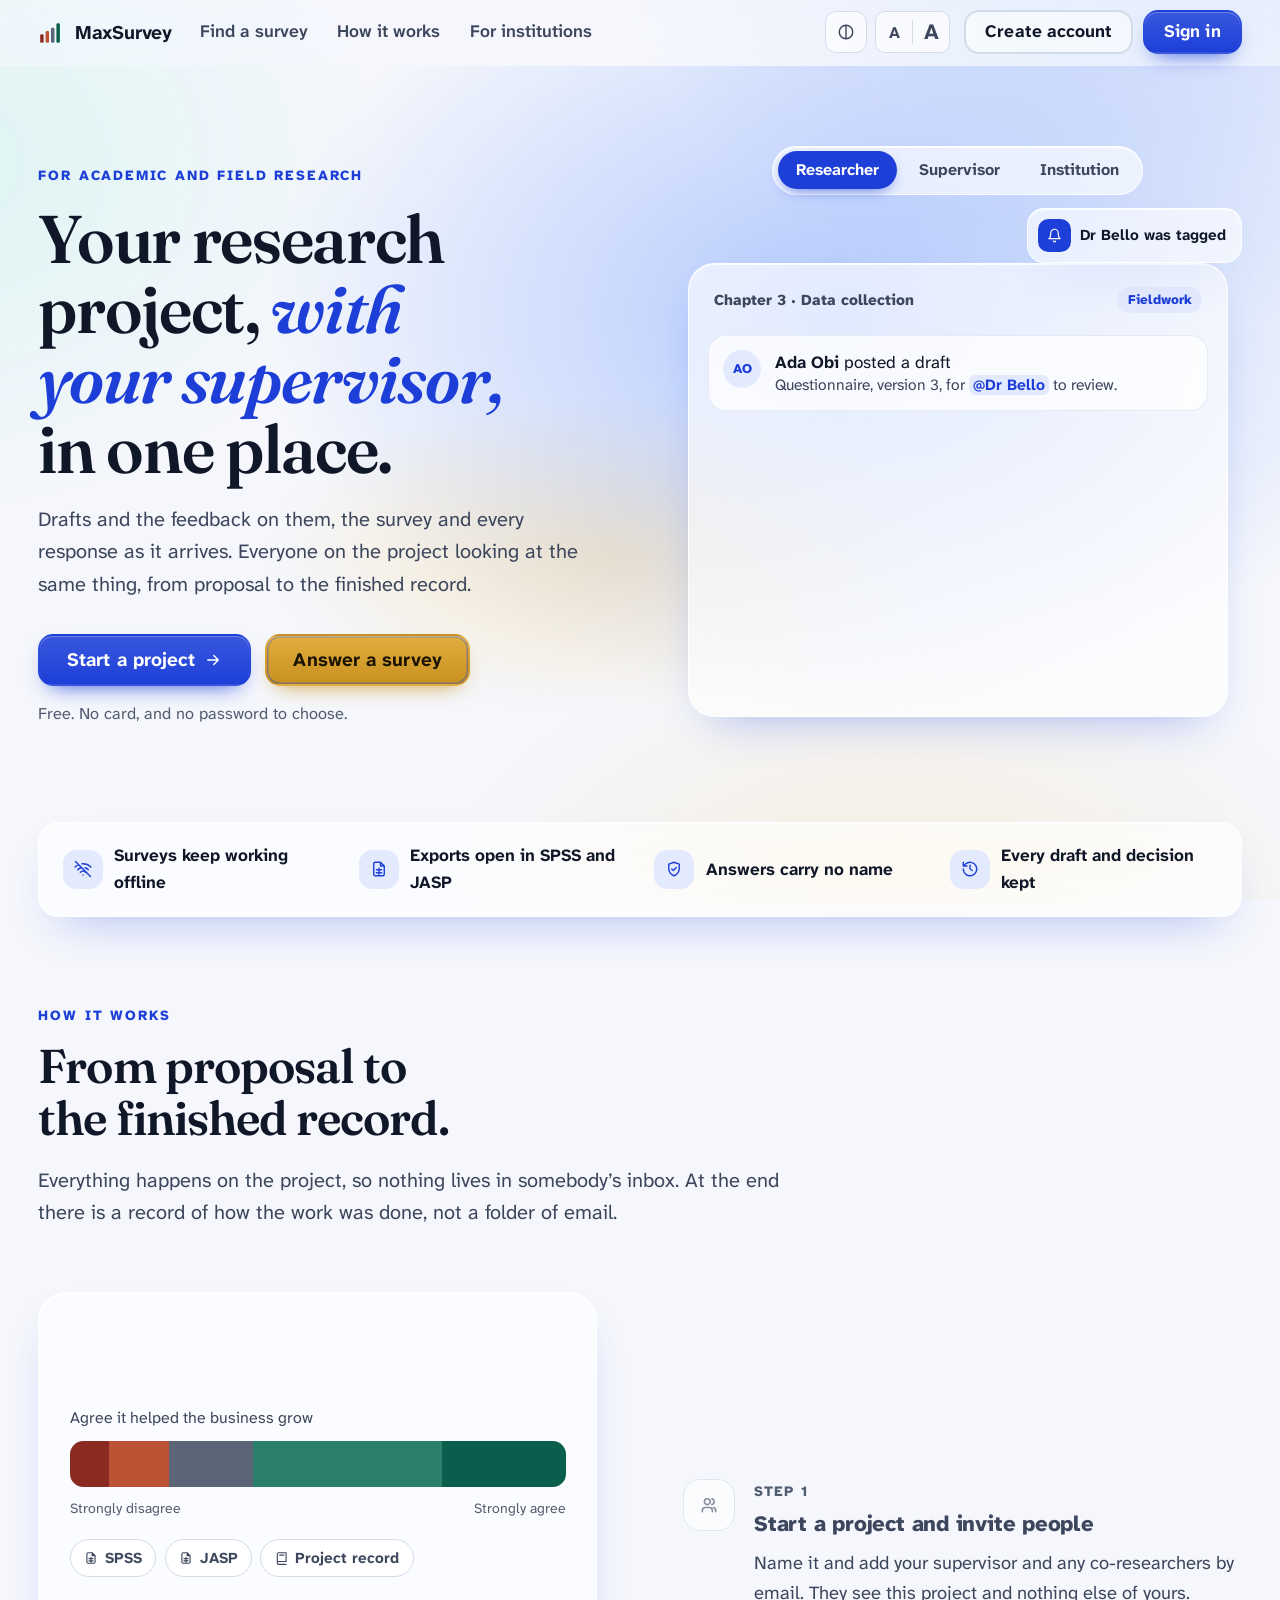
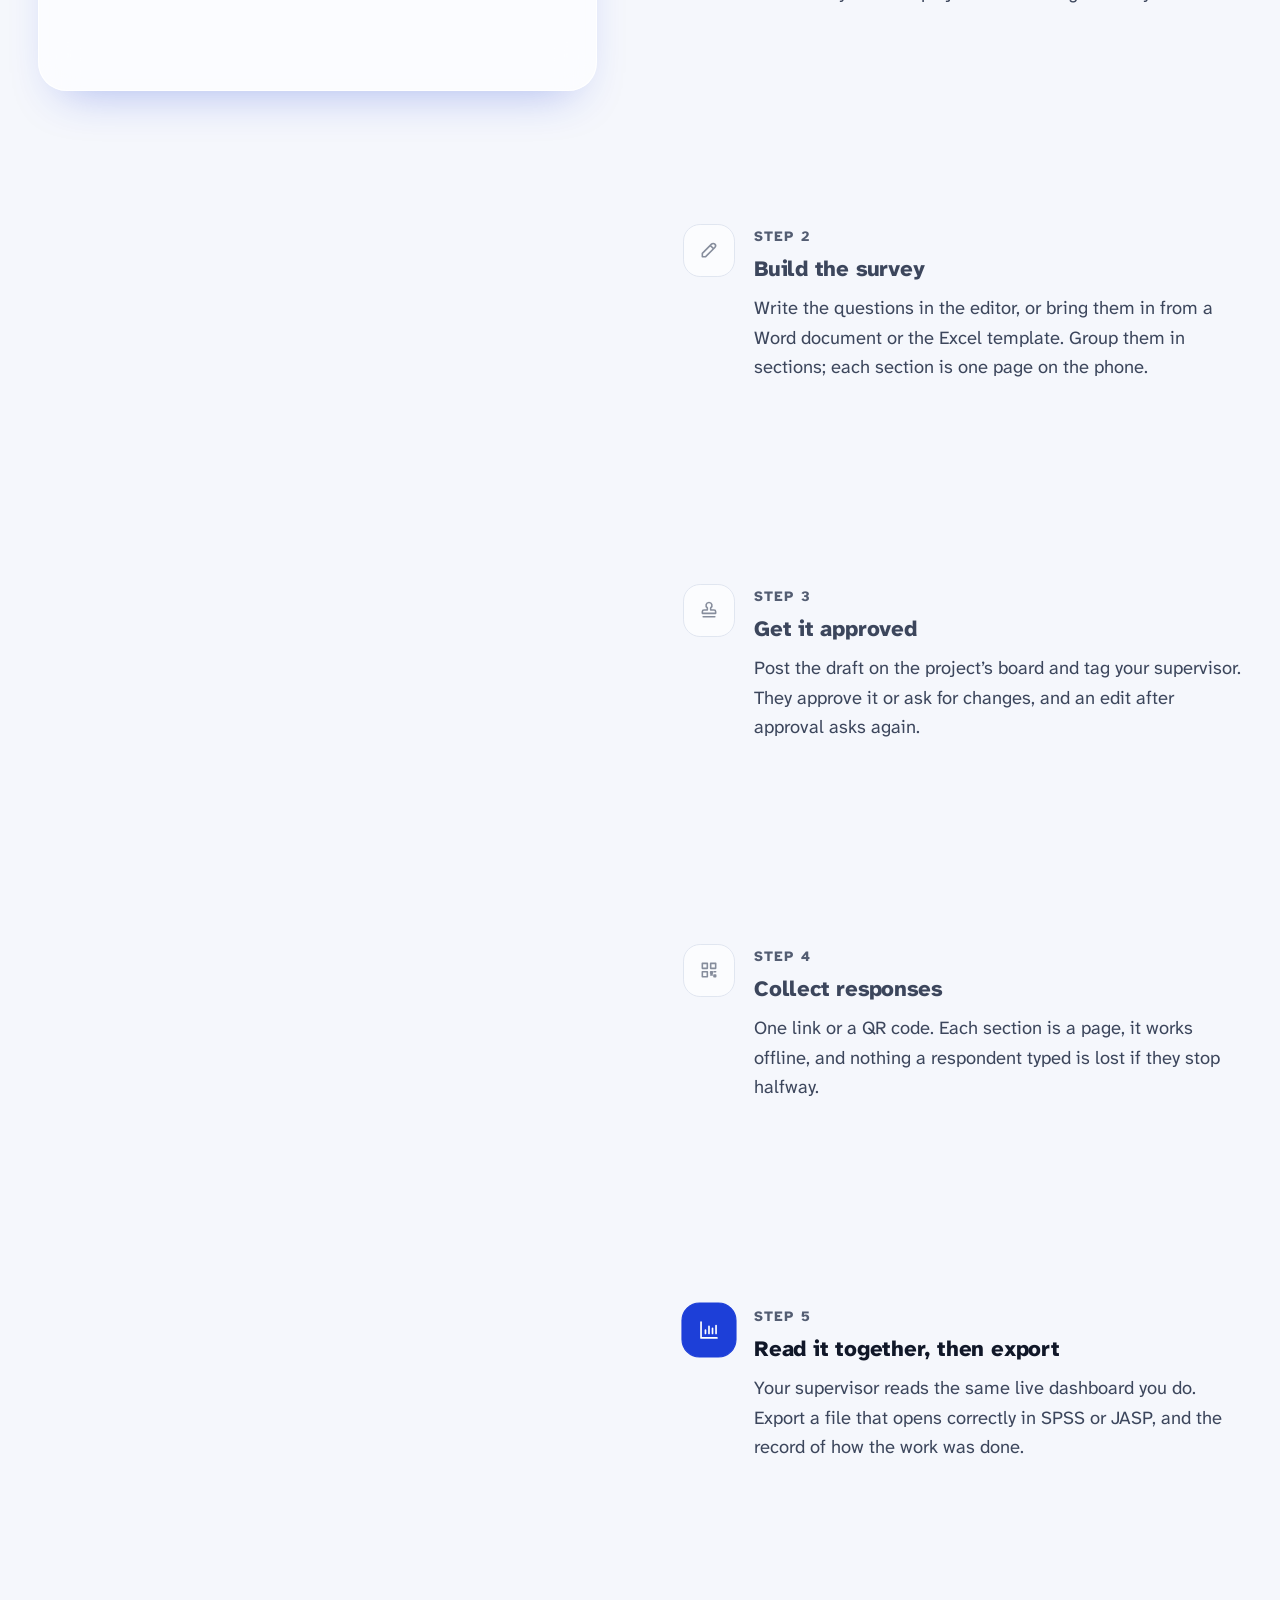
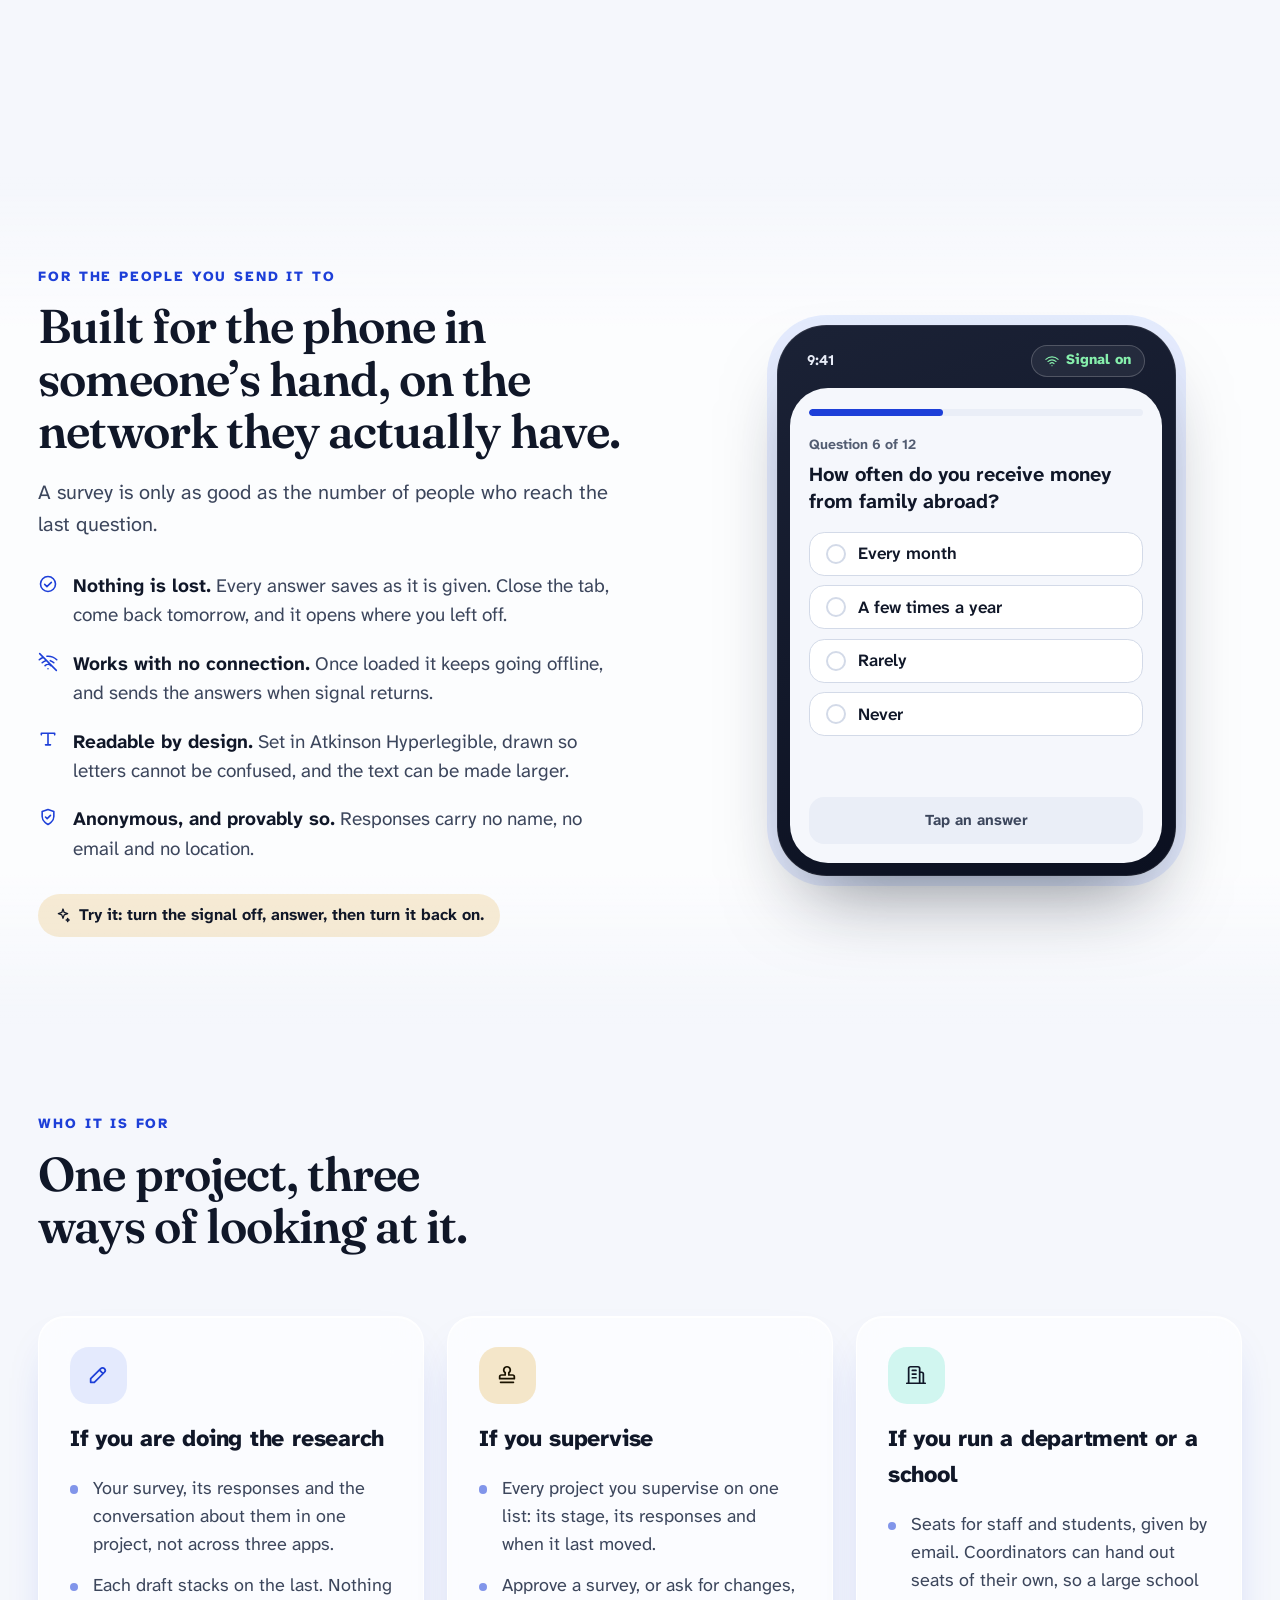
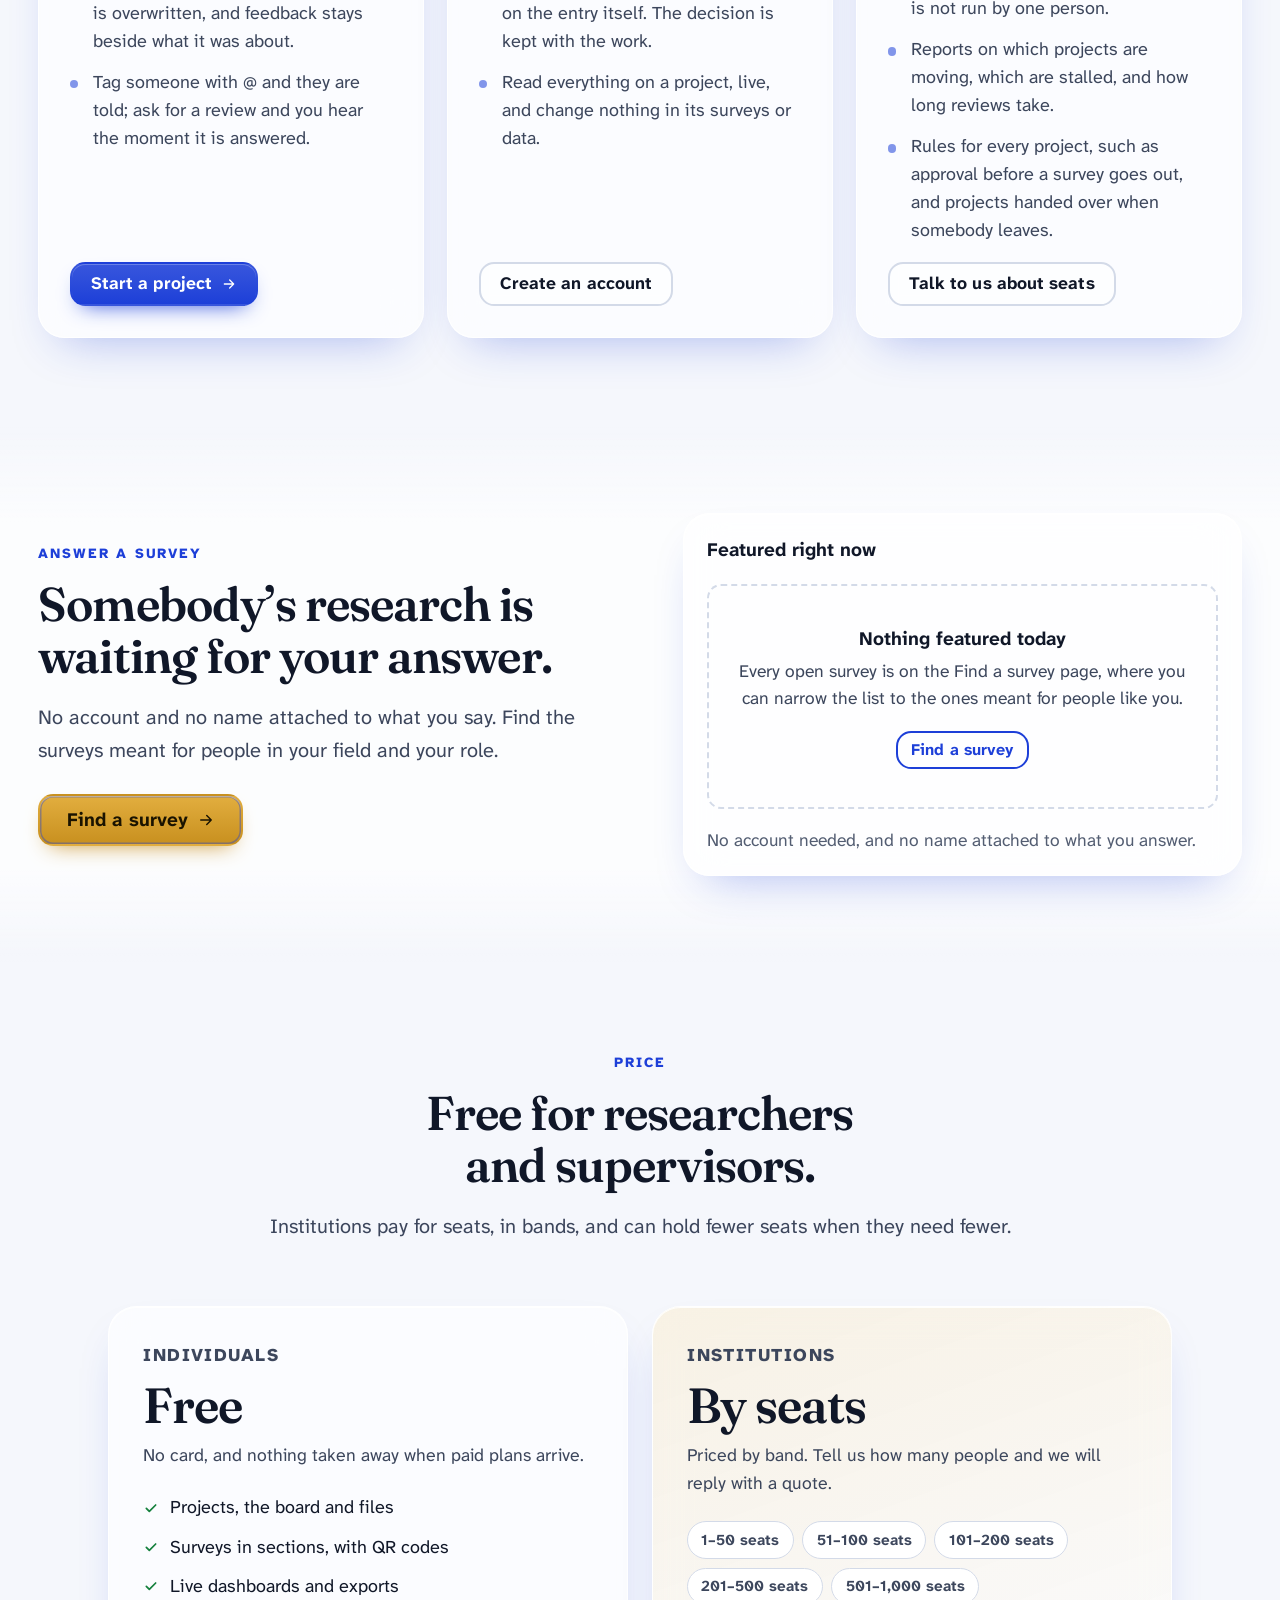
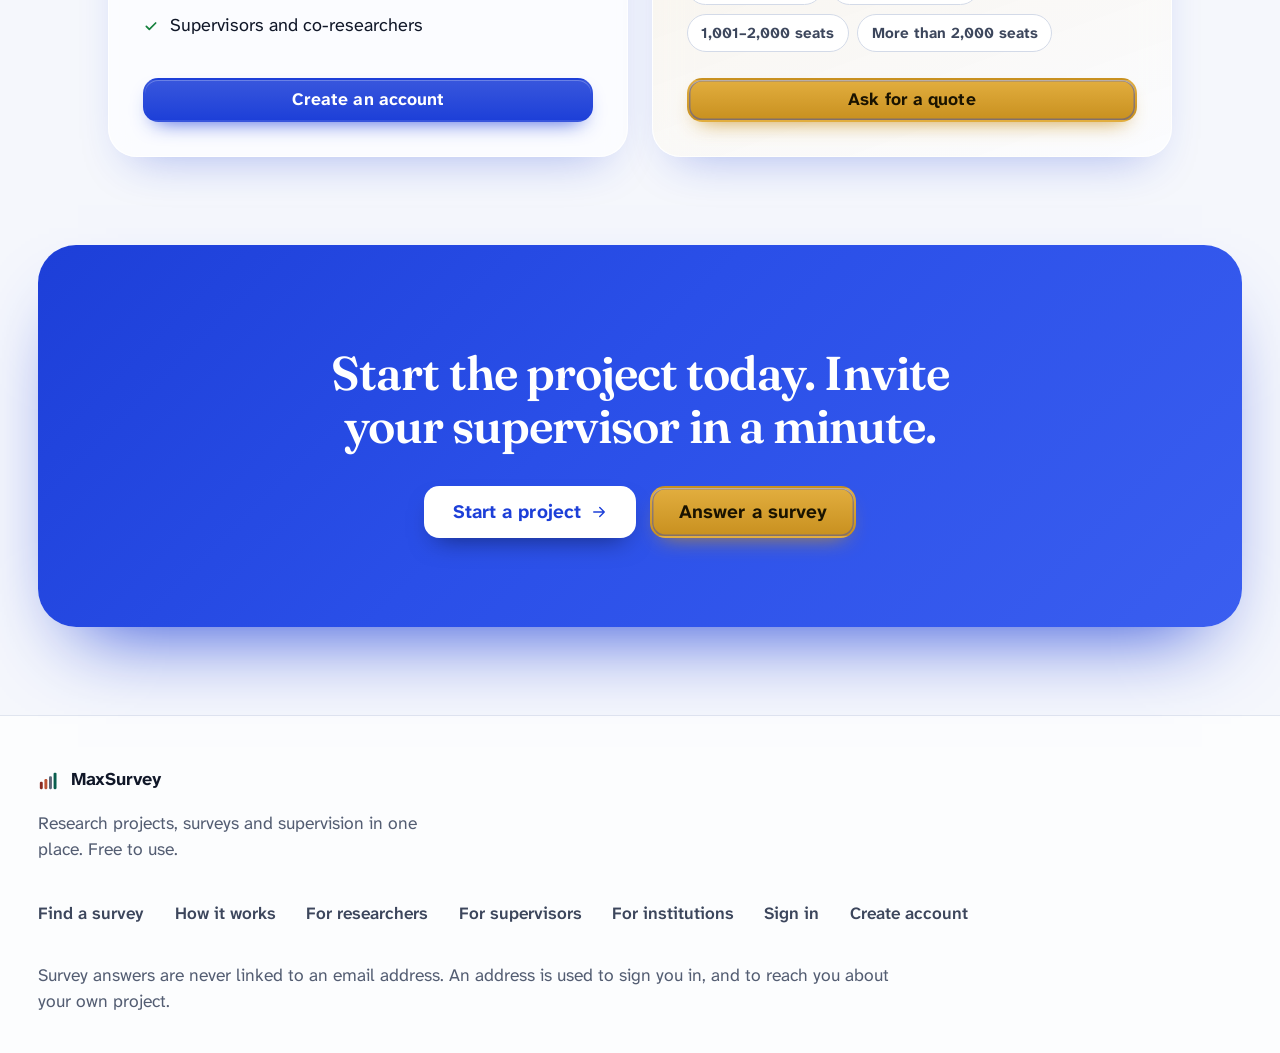
<file: survey/index.html>
<!doctype html>
<html lang="en">
  <head>
    <meta charset="UTF-8" />
    <meta name="viewport" content="width=device-width, initial-scale=1, viewport-fit=cover" />
    <meta name="color-scheme" content="light dark" />
    <title>MaxSurvey</title>
    <meta name="description" content="Research projects, surveys and supervision in one place. Answer a survey, or run your own." />
    <meta name="robots" content="noindex" />
    <link rel="preconnect" href="https://fonts.googleapis.com" />
    <link rel="preconnect" href="https://fonts.gstatic.com" crossorigin />
    <link rel="stylesheet" href="https://fonts.googleapis.com/css2?family=Atkinson+Hyperlegible+Next:wght@400..800&family=Fraunces:ital,opsz,wght@0,9..144,500..700;1,9..144,500..700&display=swap" />
    <link rel="icon" type="image/svg+xml" href="/survey/favicon.svg" />
    <link rel="apple-touch-icon" href="/survey/icon-192.png" />
    <meta name="theme-color" content="#1d3fd8" />
    <script type="module" crossorigin src="/survey/assets/styles-DmIm-W_g.js"></script>
    <script type="module" crossorigin src="/survey/assets/preload-helper-Bmgw--z3.js"></script>
    <script type="module" crossorigin src="/survey/assets/main-_qwTVufe.js"></script>
    <link rel="stylesheet" crossorigin href="/survey/assets/styles-DeTp-95f.css">
  <link rel="manifest" href="/survey/manifest.webmanifest"><script id="vite-plugin-pwa:register-sw" src="/survey/registerSW.js"></script></head>
  <body>
    <div id="root"></div>
  </body>
</html>
</file>
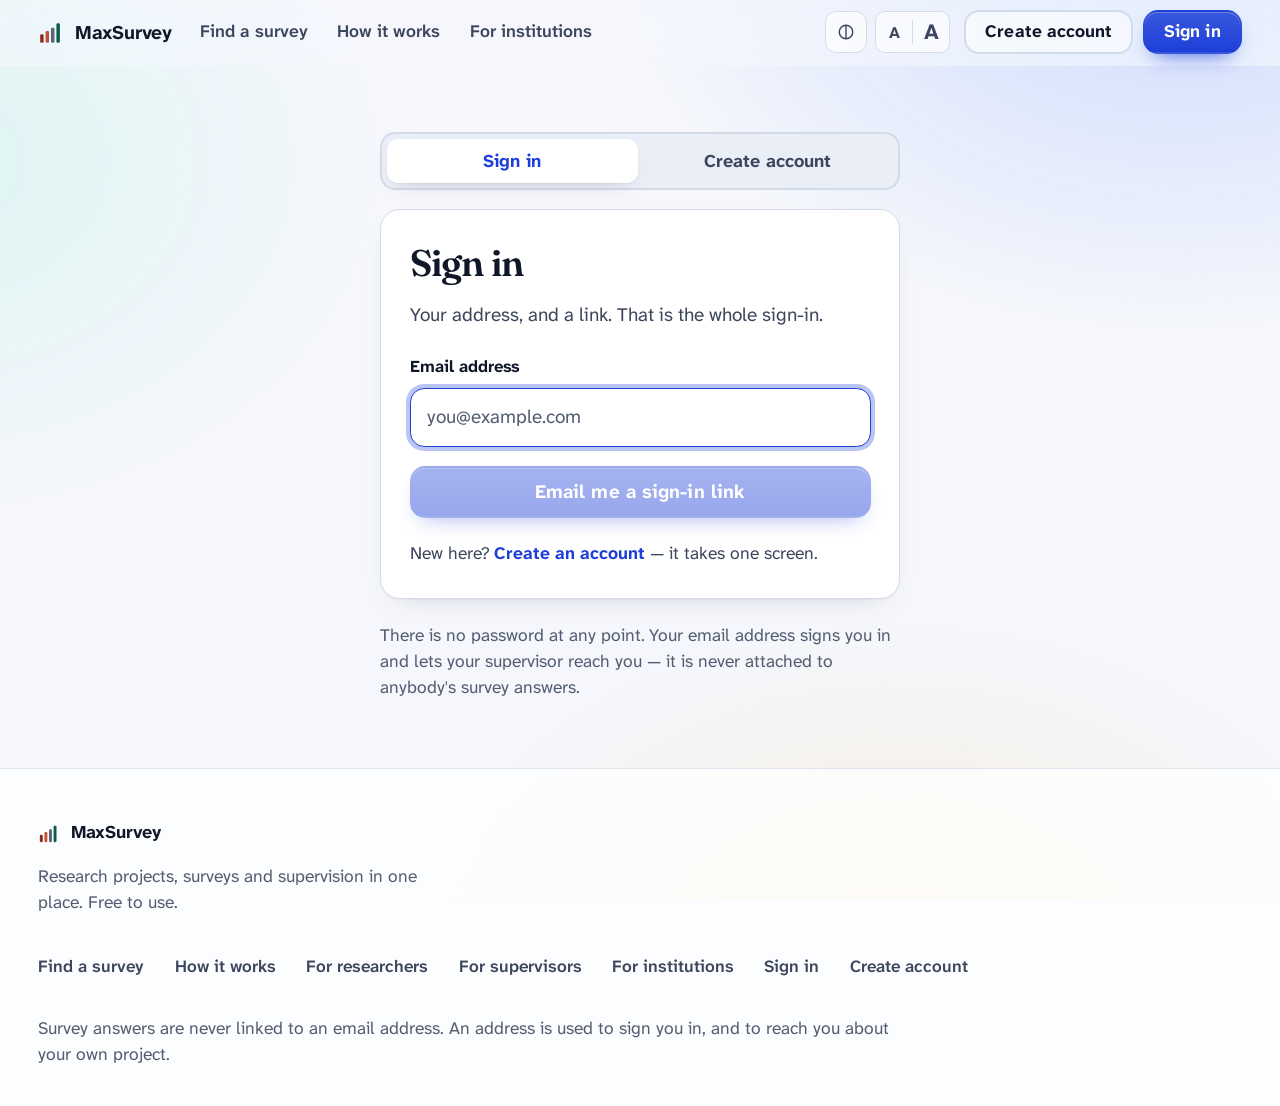
<file: survey/admin/index.html>
<!doctype html>
<html lang="en">
  <head>
    <meta charset="UTF-8" />
    <meta name="viewport" content="width=device-width, initial-scale=1" />
    <meta name="color-scheme" content="light dark" />
    <title>MaxSurvey - Console</title>
    <meta name="robots" content="noindex, nofollow" />
    <link rel="preconnect" href="https://fonts.googleapis.com" />
    <link rel="preconnect" href="https://fonts.gstatic.com" crossorigin />
    <link rel="stylesheet" href="https://fonts.googleapis.com/css2?family=Atkinson+Hyperlegible+Next:wght@400..800&family=Fraunces:ital,opsz,wght@0,9..144,500..700;1,9..144,500..700&display=swap" />
    <link rel="icon" type="image/svg+xml" href="/survey/favicon.svg" />
    <script type="module" crossorigin src="/survey/assets/admin-BhSpgztM.js"></script>
    <link rel="modulepreload" crossorigin href="/survey/assets/styles-DmIm-W_g.js">
    <link rel="modulepreload" crossorigin href="/survey/assets/engine-B9krwfW7.js">
    <link rel="modulepreload" crossorigin href="/survey/assets/session-peek-CxKecyii.js">
    <link rel="modulepreload" crossorigin href="/survey/assets/preload-helper-Bmgw--z3.js">
    <link rel="modulepreload" crossorigin href="/survey/assets/controls-CO1ezpu6.js">
    <link rel="modulepreload" crossorigin href="/survey/assets/Dashboard-Cs2PWF5A.js">
    <link rel="modulepreload" crossorigin href="/survey/assets/site-chrome-8yqxVJ5d.js">
    <link rel="modulepreload" crossorigin href="/survey/assets/orgs-Hx1OWVcP.js">
    <link rel="stylesheet" crossorigin href="/survey/assets/styles-DeTp-95f.css">
  <link rel="manifest" href="/survey/manifest.webmanifest"><script id="vite-plugin-pwa:register-sw" src="/survey/registerSW.js"></script></head>
  <body>
    <div id="root"></div>
  </body>
</html>
</file>
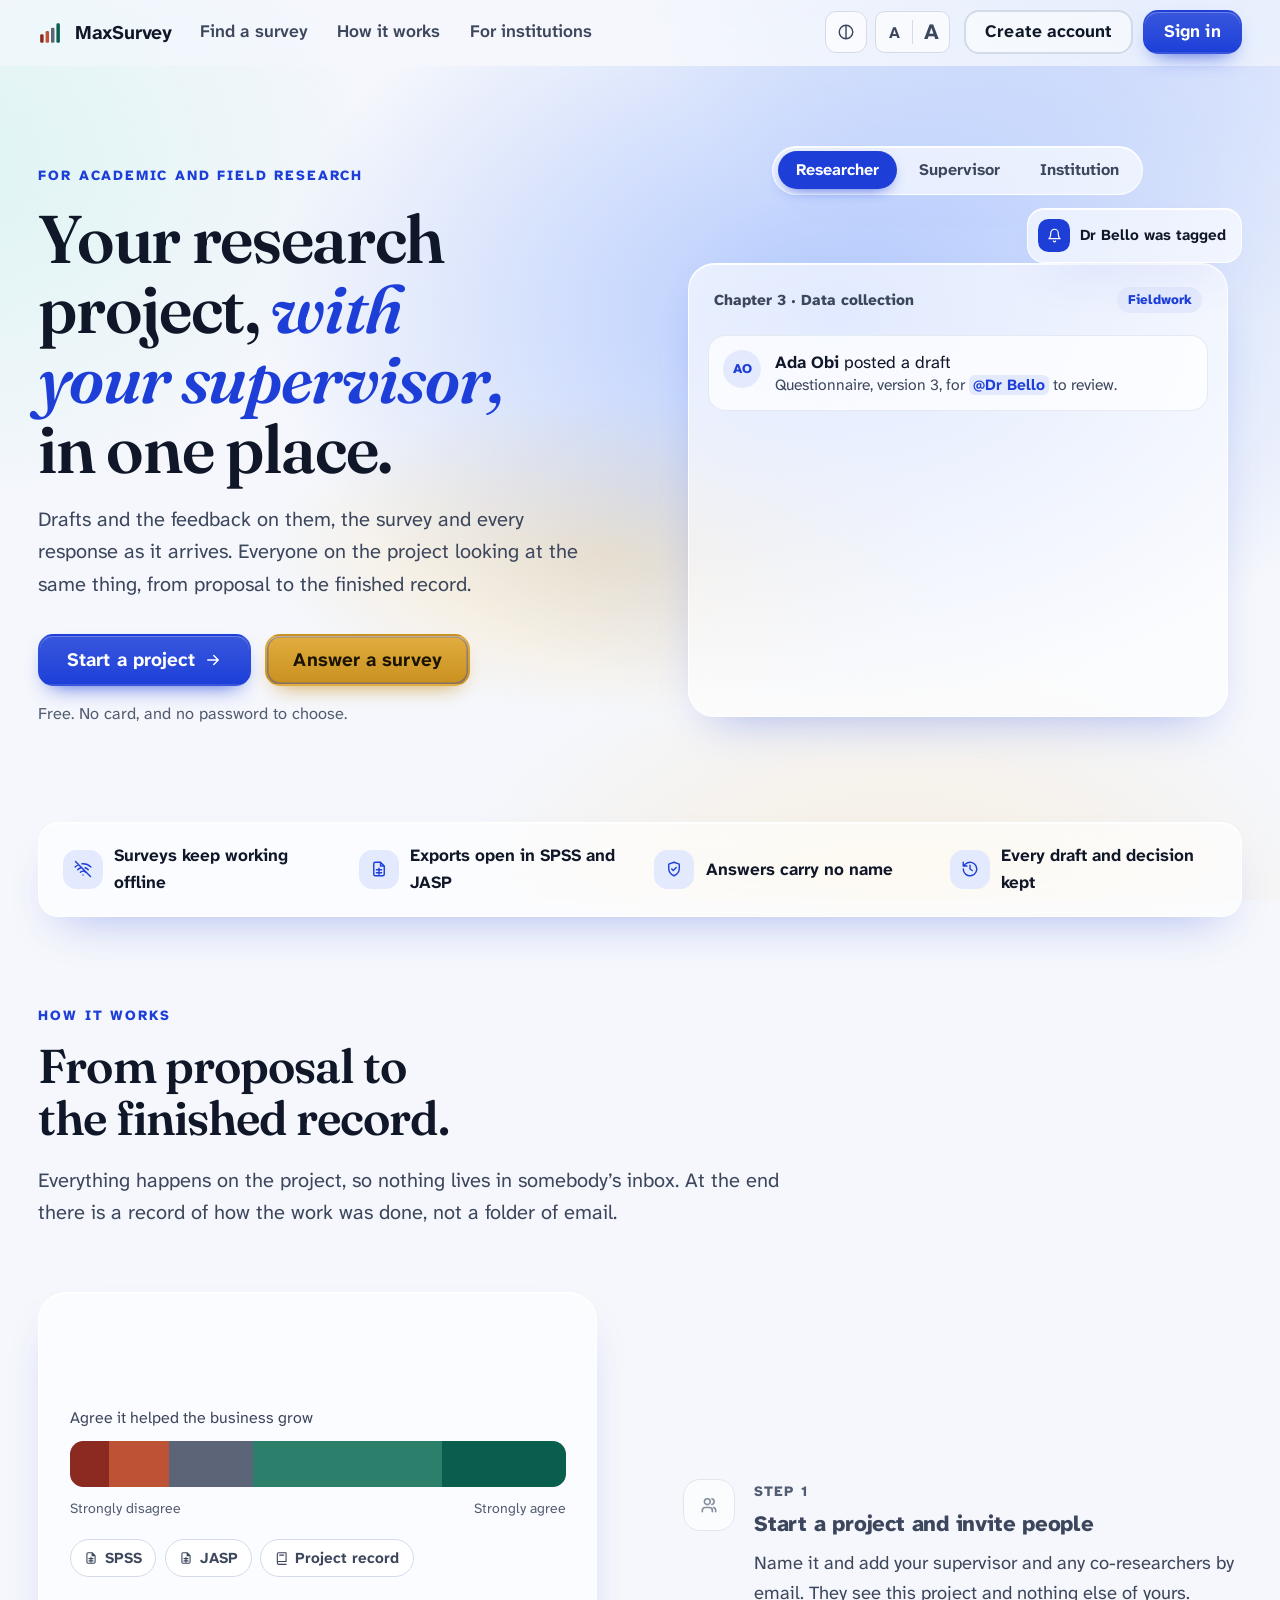
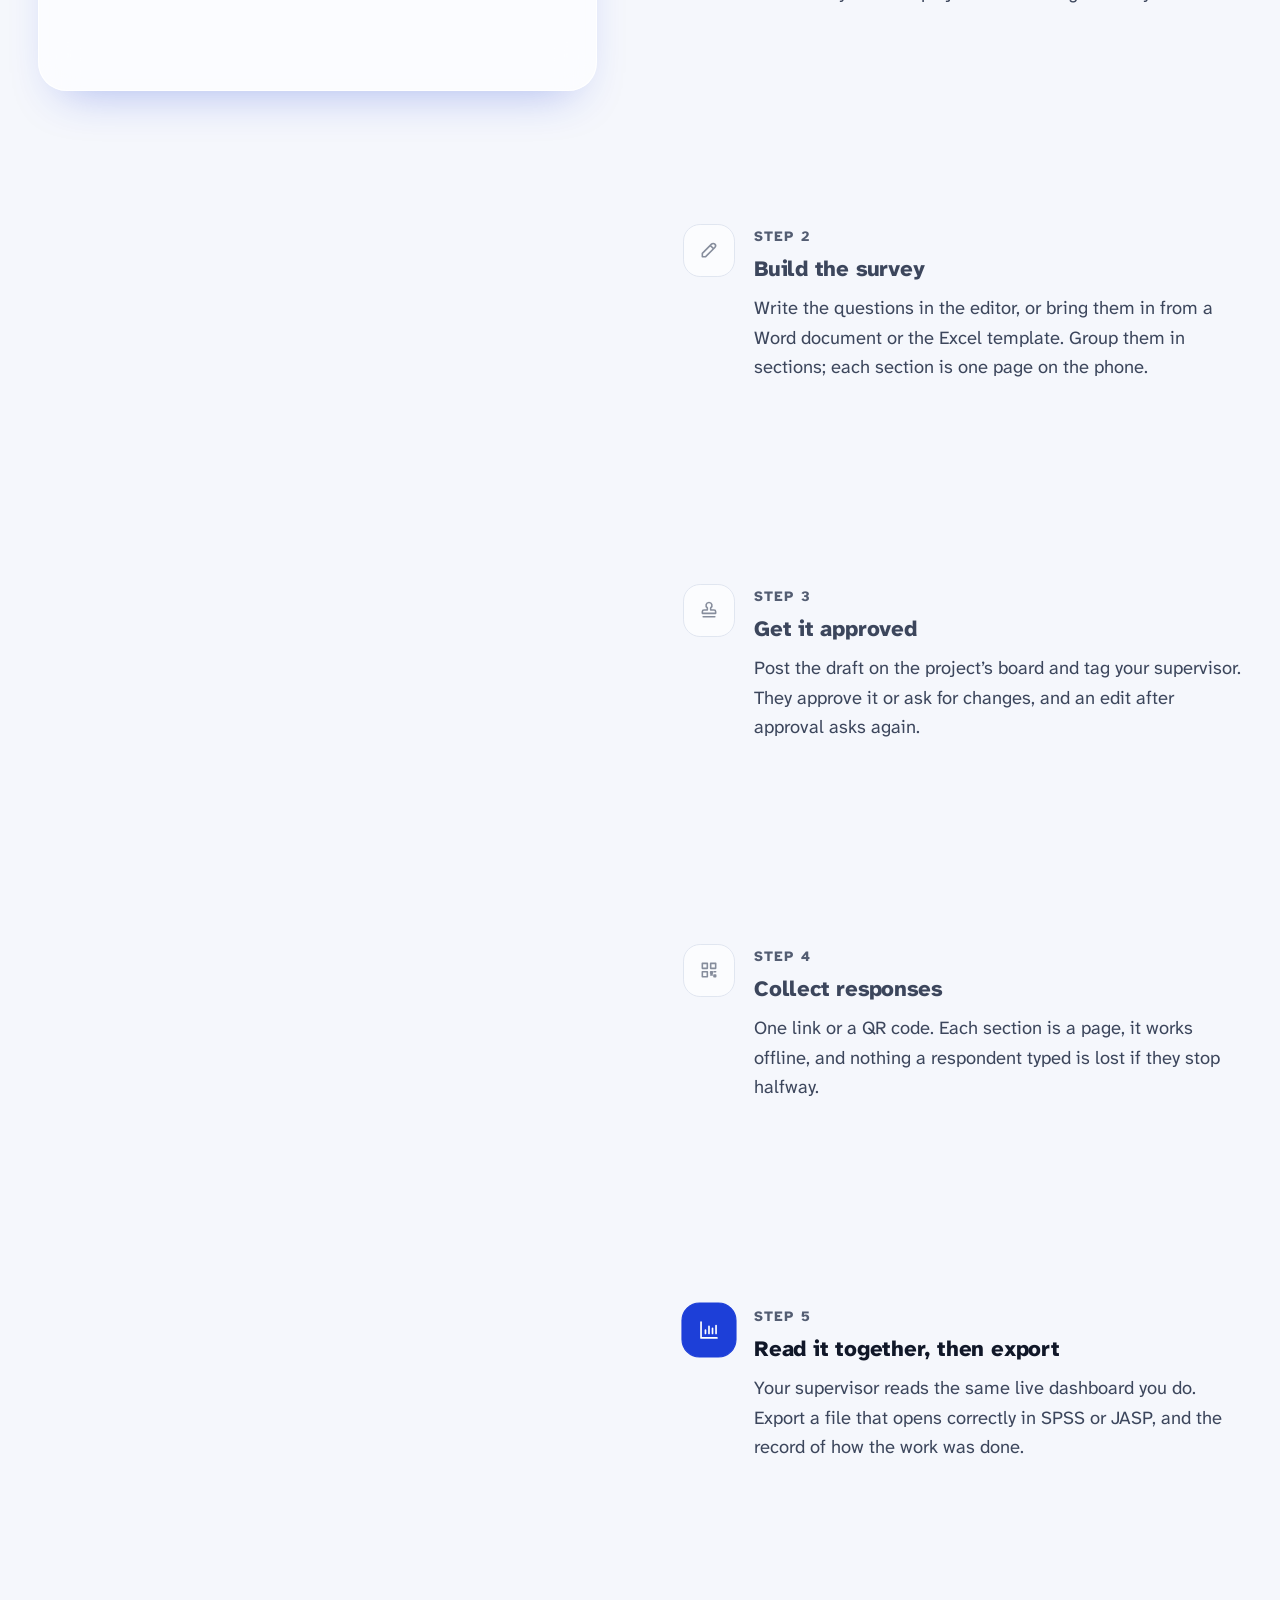
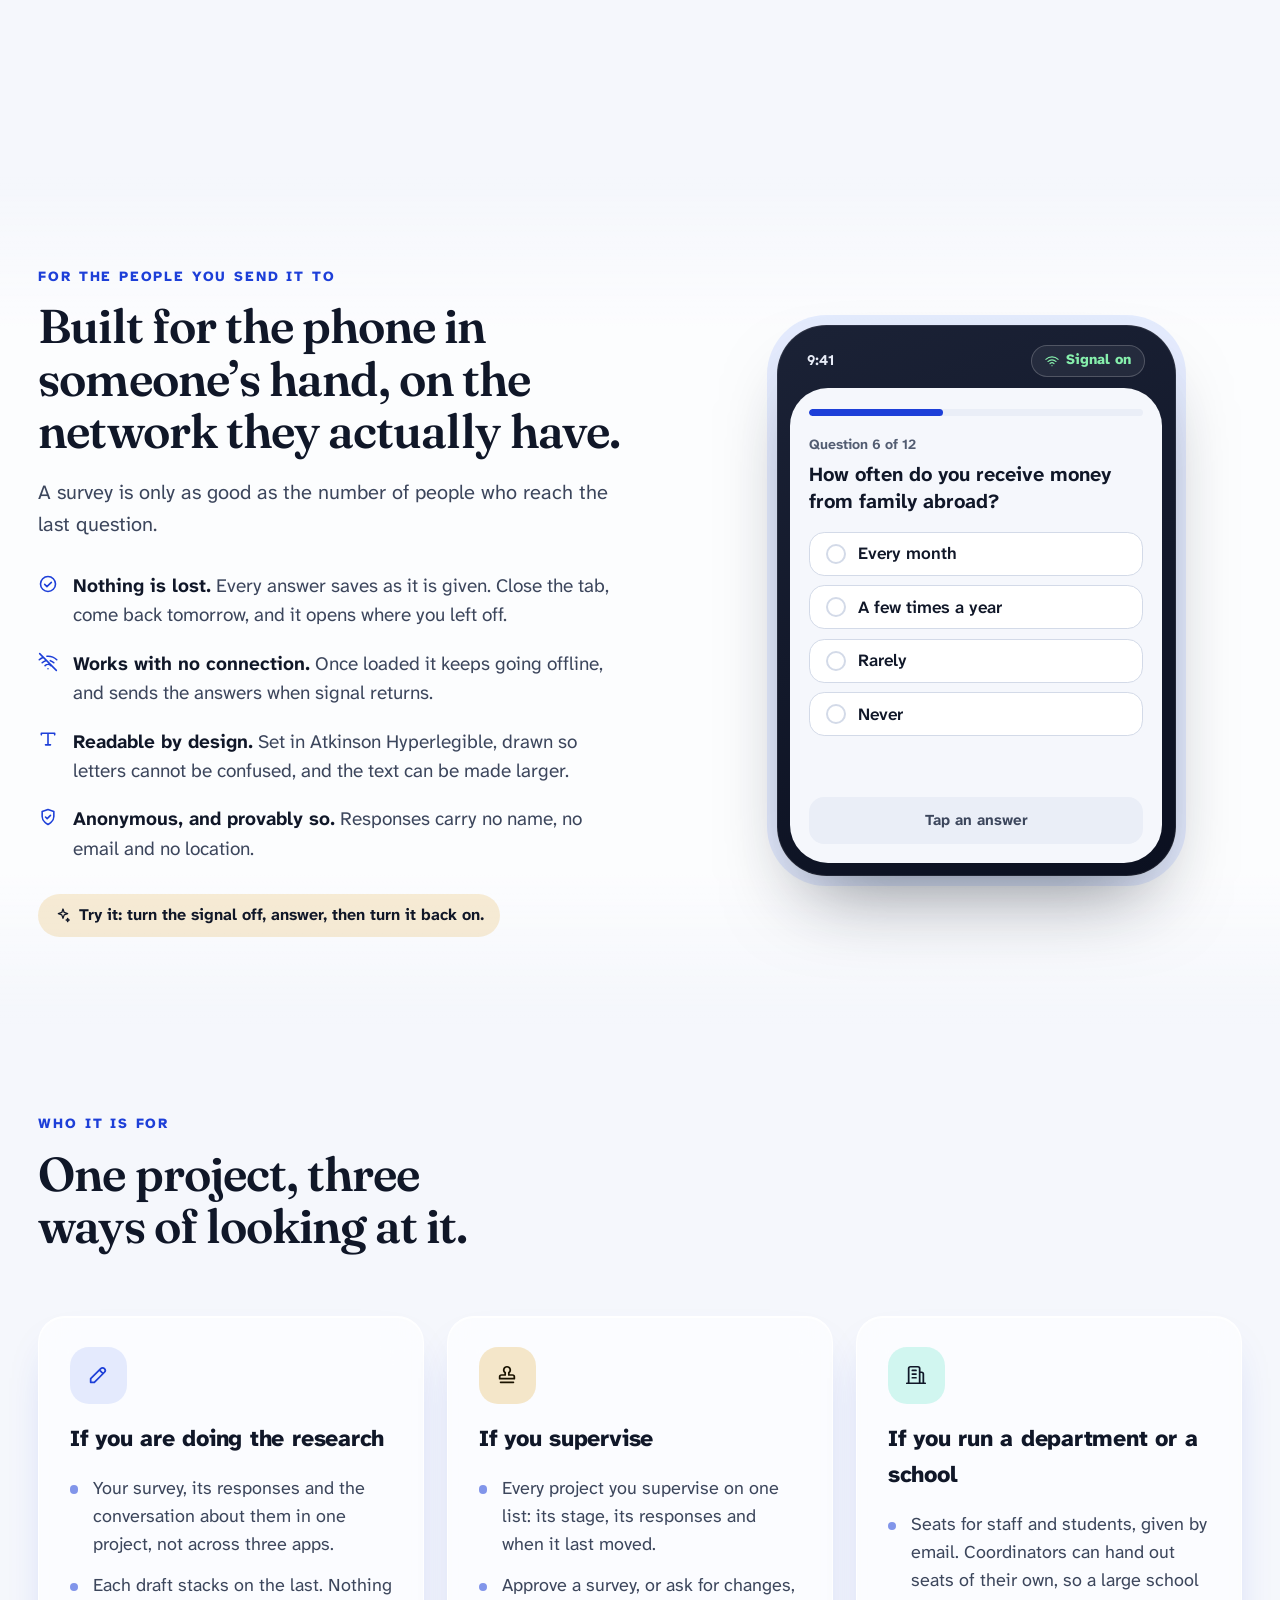
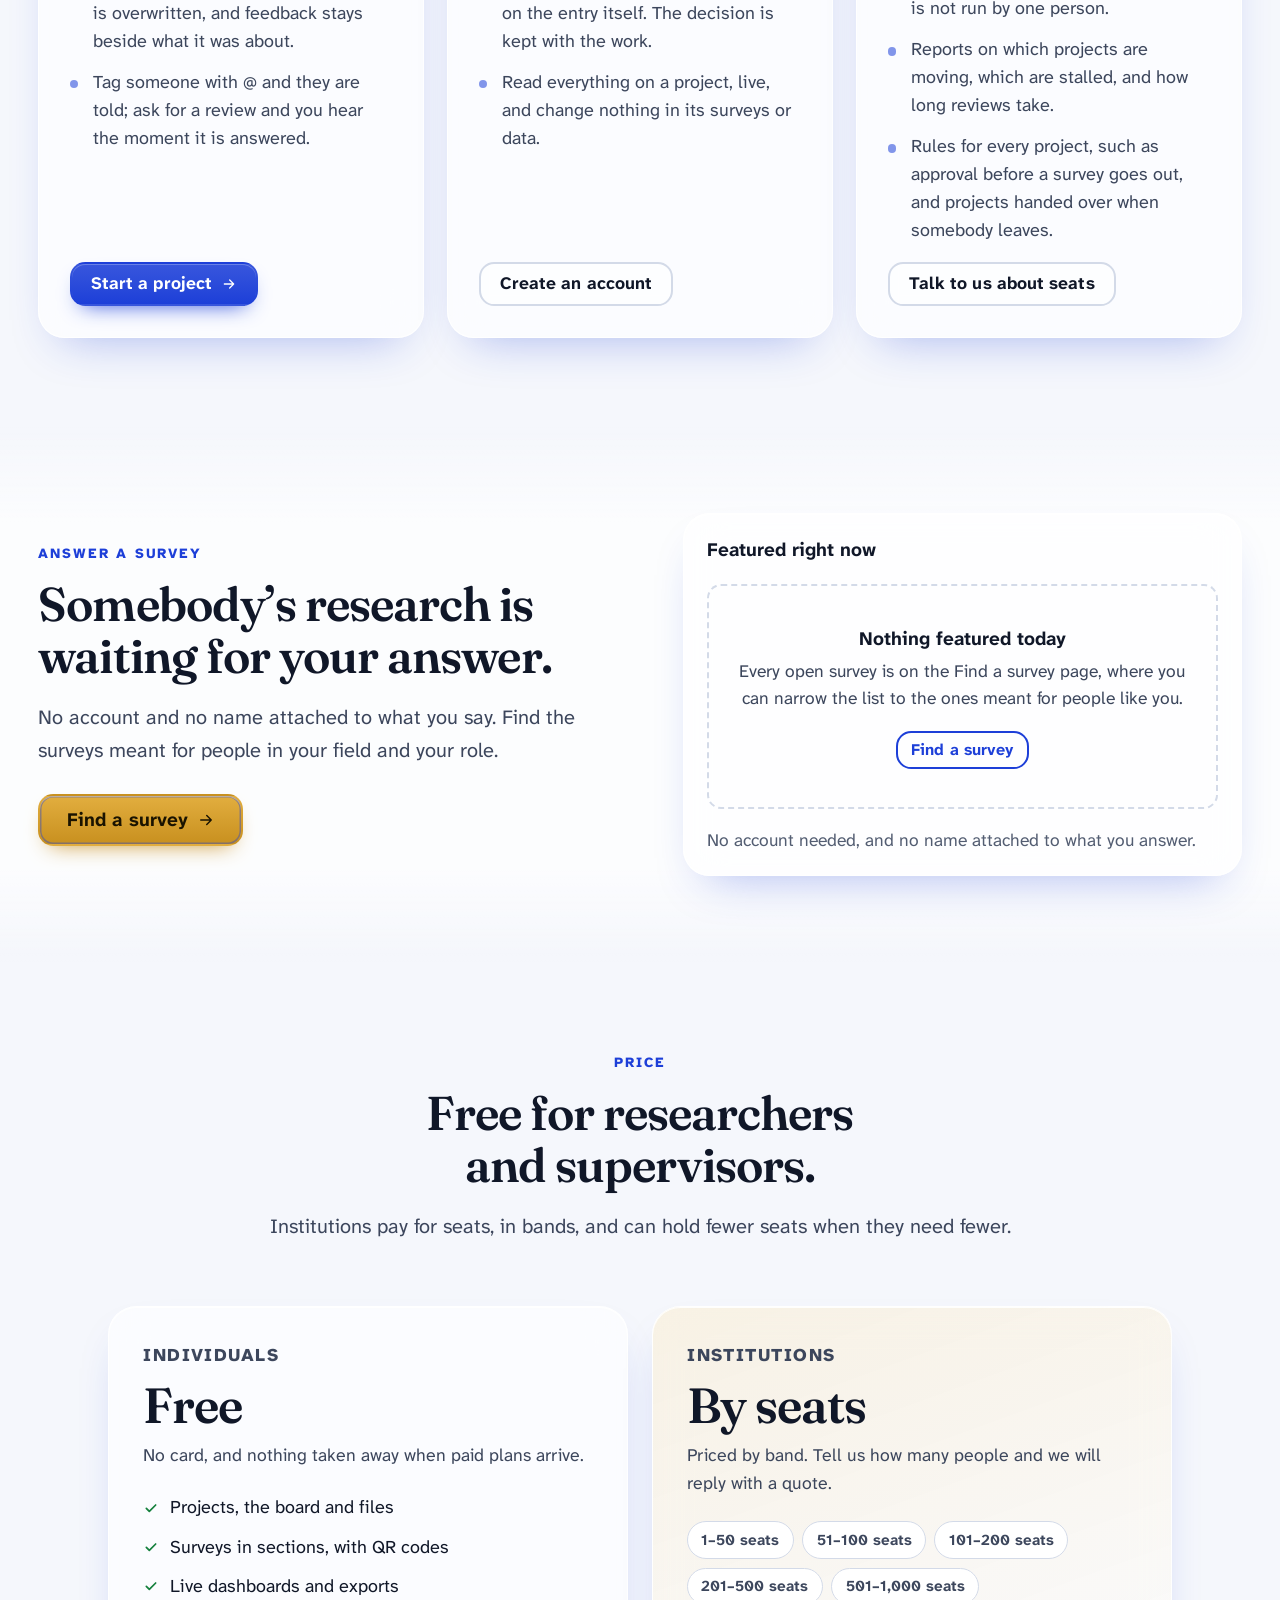
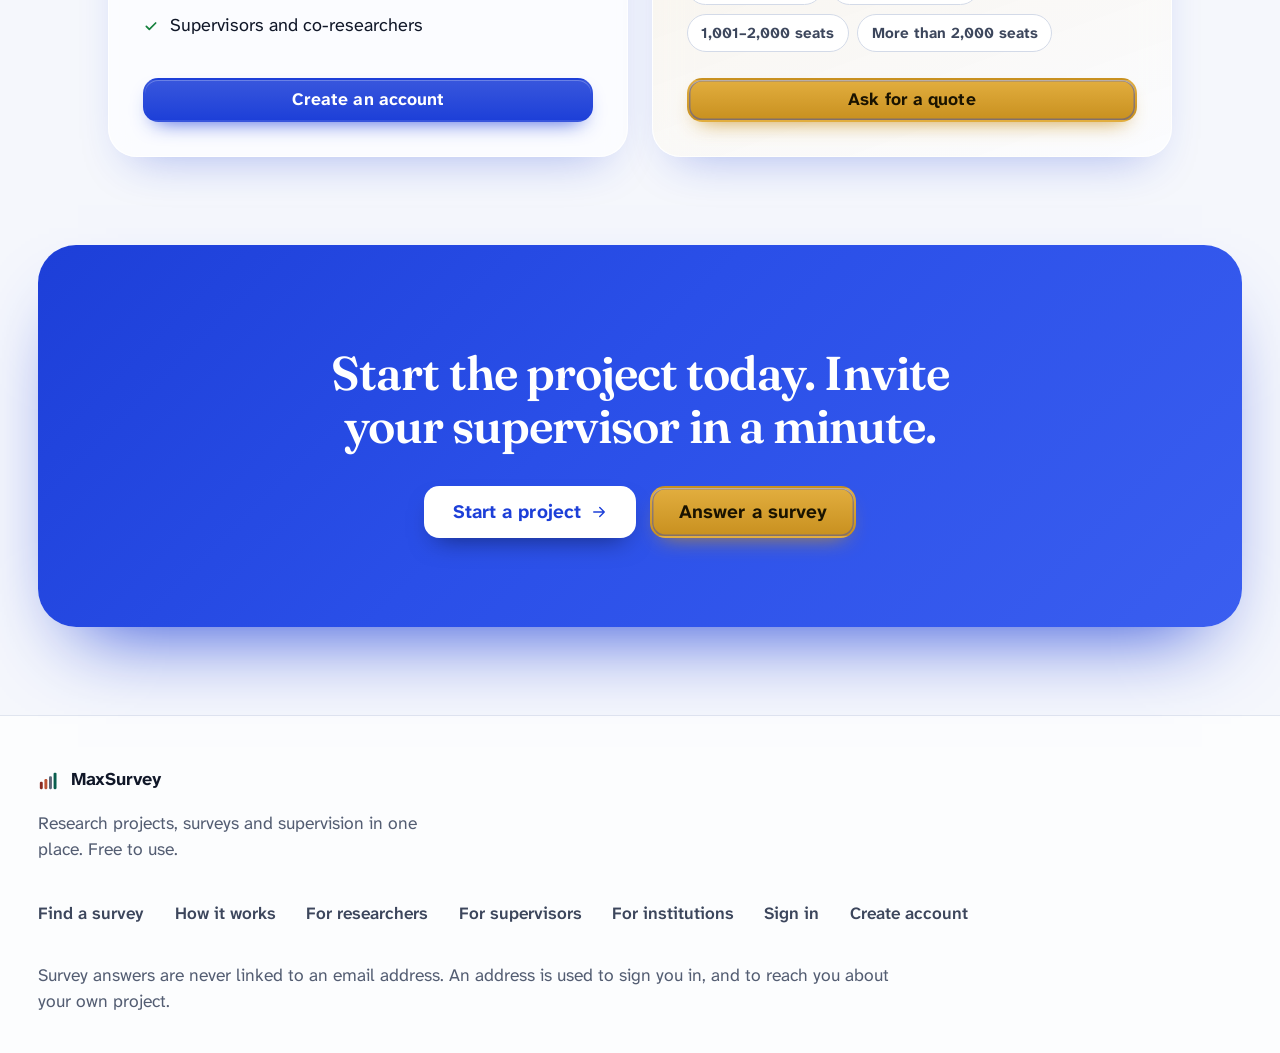
<file: survey/find/index.html>
<!doctype html>
<html lang="en">
  <head>
    <meta charset="UTF-8" />
    <meta name="viewport" content="width=device-width, initial-scale=1, viewport-fit=cover" />
    <meta name="color-scheme" content="light dark" />
    <title>MaxSurvey - Find a survey</title>
    <meta name="description" content="Open research surveys on MaxSurvey. Filter by your field and your role to find the ones meant for you." />
    <meta name="robots" content="noindex" />
    <link rel="preconnect" href="https://fonts.googleapis.com" />
    <link rel="preconnect" href="https://fonts.gstatic.com" crossorigin />
    <link rel="stylesheet" href="https://fonts.googleapis.com/css2?family=Atkinson+Hyperlegible+Next:wght@400..800&family=Fraunces:ital,opsz,wght@0,9..144,500..700;1,9..144,500..700&display=swap" />
    <link rel="icon" type="image/svg+xml" href="/survey/favicon.svg" />
    <link rel="apple-touch-icon" href="/survey/icon-192.png" />
    <meta name="theme-color" content="#1d3fd8" />
    <script type="module" crossorigin src="/survey/assets/styles-DmIm-W_g.js"></script>
    <script type="module" crossorigin src="/survey/assets/preload-helper-Bmgw--z3.js"></script>
    <script type="module" crossorigin src="/survey/assets/main-_qwTVufe.js"></script>
    <link rel="stylesheet" crossorigin href="/survey/assets/styles-DeTp-95f.css">
  <link rel="manifest" href="/survey/manifest.webmanifest"><script id="vite-plugin-pwa:register-sw" src="/survey/registerSW.js"></script></head>
  <body>
    <div id="root"></div>
  </body>
</html>
</file>
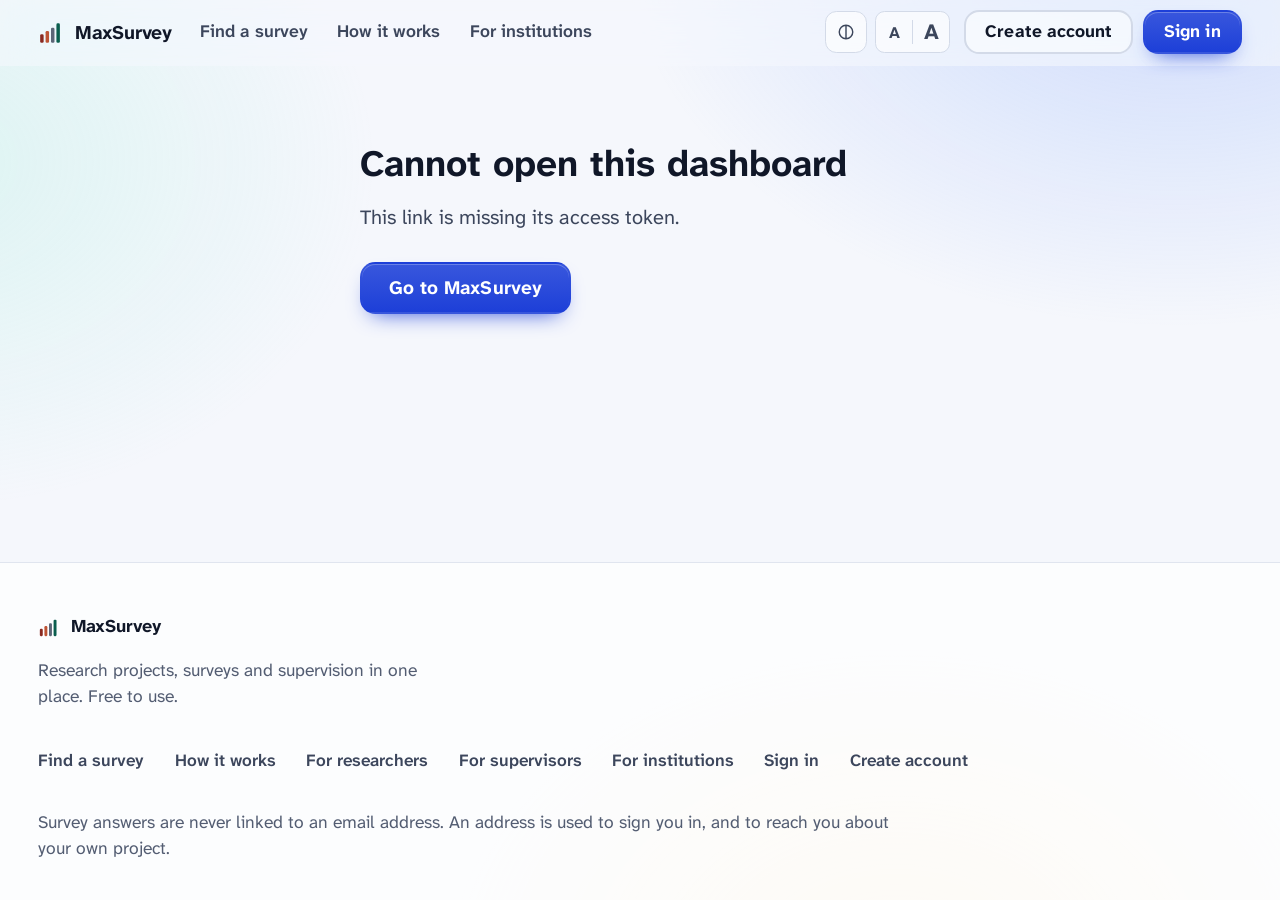
<file: survey/view/index.html>
<!doctype html>
<html lang="en">
  <head>
    <meta charset="UTF-8" />
    <meta name="viewport" content="width=device-width, initial-scale=1" />
    <meta name="color-scheme" content="light dark" />
    <title>MaxSurvey - Results</title>
    <meta name="robots" content="noindex, nofollow" />
    <link rel="preconnect" href="https://fonts.googleapis.com" />
    <link rel="preconnect" href="https://fonts.gstatic.com" crossorigin />
    <link rel="stylesheet" href="https://fonts.googleapis.com/css2?family=Atkinson+Hyperlegible+Next:wght@400..700&display=swap" />
    <link rel="icon" type="image/svg+xml" href="/survey/favicon.svg" />
    <script type="module" crossorigin src="/survey/assets/view-CssdAVLl.js"></script>
    <link rel="modulepreload" crossorigin href="/survey/assets/styles-DmIm-W_g.js">
    <link rel="modulepreload" crossorigin href="/survey/assets/engine-B9krwfW7.js">
    <link rel="modulepreload" crossorigin href="/survey/assets/Dashboard-Cs2PWF5A.js">
    <link rel="modulepreload" crossorigin href="/survey/assets/controls-CO1ezpu6.js">
    <link rel="modulepreload" crossorigin href="/survey/assets/site-chrome-8yqxVJ5d.js">
    <link rel="stylesheet" crossorigin href="/survey/assets/styles-DeTp-95f.css">
  <link rel="manifest" href="/survey/manifest.webmanifest"><script id="vite-plugin-pwa:register-sw" src="/survey/registerSW.js"></script></head>
  <body>
    <div id="root"></div>
  </body>
</html>
</file>
<file: survey/assets/styles-DeTp-95f.css>
@layer properties{@supports (((-webkit-hyphens:none)) and (not (margin-trim:inline))) or ((-moz-orient:inline) and (not (color:rgb(from red r g b)))){*,:before,:after,::backdrop{--tw-rotate-x:initial;--tw-rotate-y:initial;--tw-rotate-z:initial;--tw-skew-x:initial;--tw-skew-y:initial;--tw-space-y-reverse:0;--tw-border-style:solid;--tw-leading:initial;--tw-font-weight:initial;--tw-ordinal:initial;--tw-slashed-zero:initial;--tw-numeric-figure:initial;--tw-numeric-spacing:initial;--tw-numeric-fraction:initial;--tw-shadow:0 0 #0000;--tw-shadow-color:initial;--tw-shadow-alpha:100%;--tw-inset-shadow:0 0 #0000;--tw-inset-shadow-color:initial;--tw-inset-shadow-alpha:100%;--tw-ring-color:initial;--tw-ring-shadow:0 0 #0000;--tw-inset-ring-color:initial;--tw-inset-ring-shadow:0 0 #0000;--tw-ring-inset:initial;--tw-ring-offset-width:0px;--tw-ring-offset-color:#fff;--tw-ring-offset-shadow:0 0 #0000;--tw-outline-style:solid;--tw-blur:initial;--tw-brightness:initial;--tw-contrast:initial;--tw-grayscale:initial;--tw-hue-rotate:initial;--tw-invert:initial;--tw-opacity:initial;--tw-saturate:initial;--tw-sepia:initial;--tw-drop-shadow:initial;--tw-drop-shadow-color:initial;--tw-drop-shadow-alpha:100%;--tw-drop-shadow-size:initial;--tw-backdrop-blur:initial;--tw-backdrop-brightness:initial;--tw-backdrop-contrast:initial;--tw-backdrop-grayscale:initial;--tw-backdrop-hue-rotate:initial;--tw-backdrop-invert:initial;--tw-backdrop-opacity:initial;--tw-backdrop-saturate:initial;--tw-backdrop-sepia:initial;--tw-duration:initial;--tw-ease:initial}}}@layer theme{:root,:host{--font-sans:"Atkinson Hyperlegible Next", "Atkinson Hyperlegible", system-ui, -apple-system, "Segoe UI", Roboto, sans-serif;--font-mono:ui-monospace, SFMono-Regular, Menlo, Monaco, Consolas, "Liberation Mono", "Courier New", monospace;--spacing:.25rem;--font-weight-normal:400;--font-weight-semibold:600;--font-weight-bold:700;--leading-tight:1.25;--leading-snug:1.375;--radius-sm:.25rem;--radius-md:.375rem;--radius-lg:.5rem;--radius-xl:.75rem;--radius-2xl:1rem;--ease-out:cubic-bezier(0, 0, .2, 1);--default-transition-duration:.15s;--default-transition-timing-function:cubic-bezier(.4, 0, .2, 1);--default-font-family:var(--font-sans);--default-mono-font-family:var(--font-mono);--font-display:"Fraunces", "Iowan Old Style", Georgia, serif}}@layer base{*,:after,:before,::backdrop{box-sizing:border-box;border:0 solid;margin:0;padding:0}::file-selector-button{box-sizing:border-box;border:0 solid;margin:0;padding:0}html,:host{-webkit-text-size-adjust:100%;tab-size:4;line-height:1.5;font-family:var(--default-font-family,-apple-system, BlinkMacSystemFont, "Segoe UI", Roboto, "Helvetica Neue", "Noto Sans", Arial, sans-serif, "Apple Color Emoji", "Segoe UI Emoji", "Segoe UI Symbol", "Noto Color Emoji");font-feature-settings:var(--default-font-feature-settings,normal);font-variation-settings:var(--default-font-variation-settings,normal);-webkit-tap-highlight-color:transparent}hr{height:0;color:inherit;border-top-width:1px}abbr:where([title]){-webkit-text-decoration:underline dotted;text-decoration:underline dotted}h1,h2,h3,h4,h5,h6{font-size:inherit;font-weight:inherit}a{color:inherit;-webkit-text-decoration:inherit;text-decoration:inherit}b,strong{font-weight:bolder}code,kbd,samp,pre{font-family:var(--default-mono-font-family,ui-monospace, SFMono-Regular, Menlo, Monaco, Consolas, "Liberation Mono", "Courier New", monospace);font-feature-settings:var(--default-mono-font-feature-settings,normal);font-variation-settings:var(--default-mono-font-variation-settings,normal);font-size:1em}small{font-size:80%}sub,sup{vertical-align:baseline;font-size:75%;line-height:0;position:relative}sub{bottom:-.25em}sup{top:-.5em}table{text-indent:0;border-color:inherit;border-collapse:collapse}:-moz-focusring:where(:not(iframe)){outline:auto}progress{vertical-align:baseline}summary{display:list-item}ol,ul,menu{list-style:none}img,svg,video,canvas,audio,iframe,embed,object{vertical-align:middle;display:block}img,video{max-width:100%;height:auto}button,input,select,optgroup,textarea{font:inherit;font-feature-settings:inherit;font-variation-settings:inherit;letter-spacing:inherit;color:inherit;opacity:1;background-color:#0000;border-radius:0}::file-selector-button{font:inherit;font-feature-settings:inherit;font-variation-settings:inherit;letter-spacing:inherit;color:inherit;opacity:1;background-color:#0000;border-radius:0}:where(select:is([multiple],[size])) optgroup{font-weight:bolder}:where(select:is([multiple],[size])) optgroup option{padding-inline-start:20px}::file-selector-button{margin-inline-end:4px}::placeholder{opacity:1}@supports (not ((-webkit-appearance:-apple-pay-button))) or (contain-intrinsic-size:1px){::placeholder{color:currentColor}@supports (color:color-mix(in lab,red,red)){::placeholder{color:color-mix(in oklab,currentcolor 50%,transparent)}}}textarea{resize:vertical}::-webkit-search-decoration{-webkit-appearance:none}::-webkit-date-and-time-value{min-height:1lh;text-align:inherit}::-webkit-datetime-edit{display:inline-flex}::-webkit-datetime-edit-fields-wrapper{padding:0}::-webkit-datetime-edit{padding-block:0}::-webkit-datetime-edit-year-field{padding-block:0}::-webkit-datetime-edit-month-field{padding-block:0}::-webkit-datetime-edit-day-field{padding-block:0}::-webkit-datetime-edit-hour-field{padding-block:0}::-webkit-datetime-edit-minute-field{padding-block:0}::-webkit-datetime-edit-second-field{padding-block:0}::-webkit-datetime-edit-millisecond-field{padding-block:0}::-webkit-datetime-edit-meridiem-field{padding-block:0}::-webkit-calendar-picker-indicator{line-height:1}:-moz-ui-invalid{box-shadow:none}button,input:where([type=button],[type=reset],[type=submit]){appearance:button}::file-selector-button{appearance:button}::-webkit-inner-spin-button{height:auto}::-webkit-outer-spin-button{height:auto}[hidden]:where(:not([hidden=until-found])){display:none!important}}@layer components;@layer utilities{.pointer-events-auto{pointer-events:auto}.pointer-events-none{pointer-events:none}.collapse{visibility:collapse}.invisible{visibility:hidden}.visible{visibility:visible}.sr-only{clip-path:inset(50%);white-space:nowrap;border-width:0;width:1px;height:1px;margin:-1px;padding:0;position:absolute;overflow:hidden}.absolute{position:absolute}.fixed{position:fixed}.relative{position:relative}.static{position:static}.sticky{position:sticky}.inset-0{inset:0}.inset-x-0{inset-inline:0}.top-0{top:0}.bottom-0{bottom:0}.z-30{z-index:30}.z-40{z-index:40}.z-50{z-index:50}.mx-auto{margin-inline:auto}.my-3{margin-block:calc(var(--spacing) * 3)}.my-auto{margin-block:auto}.-mt-1{margin-top:calc(var(--spacing) * -1)}.mt-0\.5{margin-top:calc(var(--spacing) * .5)}.mt-1{margin-top:var(--spacing)}.mt-1\.5{margin-top:calc(var(--spacing) * 1.5)}.mt-2{margin-top:calc(var(--spacing) * 2)}.mt-2\.5{margin-top:calc(var(--spacing) * 2.5)}.mt-3{margin-top:calc(var(--spacing) * 3)}.mt-3\.5{margin-top:calc(var(--spacing) * 3.5)}.mt-4{margin-top:calc(var(--spacing) * 4)}.mt-5{margin-top:calc(var(--spacing) * 5)}.mt-6{margin-top:calc(var(--spacing) * 6)}.mt-7{margin-top:calc(var(--spacing) * 7)}.mt-8{margin-top:calc(var(--spacing) * 8)}.mt-9{margin-top:calc(var(--spacing) * 9)}.mt-10{margin-top:calc(var(--spacing) * 10)}.mb-2{margin-bottom:calc(var(--spacing) * 2)}.mb-2\.5{margin-bottom:calc(var(--spacing) * 2.5)}.mb-3{margin-bottom:calc(var(--spacing) * 3)}.mb-4{margin-bottom:calc(var(--spacing) * 4)}.mb-5{margin-bottom:calc(var(--spacing) * 5)}.mb-6{margin-bottom:calc(var(--spacing) * 6)}.ml-auto{margin-left:auto}.block{display:block}.flex{display:flex}.grid{display:grid}.hidden{display:none}.inline{display:inline}.inline-block{display:inline-block}.inline-flex{display:inline-flex}.table{display:table}.h-1\.5{height:calc(var(--spacing) * 1.5)}.h-\[5px\]{height:5px}.h-\[11px\]{height:11px}.h-\[14px\]{height:14px}.h-\[15px\]{height:15px}.h-\[18px\]{height:18px}.h-\[20px\]{height:20px}.h-\[22px\]{height:22px}.h-\[24px\]{height:24px}.h-\[26px\]{height:26px}.h-\[36px\]{height:36px}.h-\[40px\]{height:40px}.h-\[46px\]{height:46px}.h-\[48px\]{height:48px}.h-full{height:100%}.min-h-\[42px\]{min-height:42px}.min-h-\[44px\]{min-height:44px}.min-h-\[48px\]{min-height:48px}.min-h-\[52px\]{min-height:52px}.min-h-\[54px\]{min-height:54px}.min-h-\[58px\]{min-height:58px}.min-h-\[60px\]{min-height:60px}.min-h-\[100dvh\]{min-height:100dvh}.min-h-\[140px\]{min-height:140px}.min-h-dvh{min-height:100dvh}.w-\[1\.4em\]{width:1.4em}.w-\[11px\]{width:11px}.w-\[14px\]{width:14px}.w-\[15px\]{width:15px}.w-\[18px\]{width:18px}.w-\[20px\]{width:20px}.w-\[22px\]{width:22px}.w-\[36px\]{width:36px}.w-\[42px\]{width:42px}.w-\[44px\]{width:44px}.w-\[58px\]{width:58px}.w-\[62px\]{width:62px}.w-\[72px\]{width:72px}.w-full{width:100%}.w-px{width:1px}.max-w-\[22ch\]{max-width:22ch}.max-w-\[46ch\]{max-width:46ch}.max-w-\[48ch\]{max-width:48ch}.max-w-\[52ch\]{max-width:52ch}.max-w-\[62ch\]{max-width:62ch}.max-w-\[520px\]{max-width:520px}.max-w-\[560px\]{max-width:560px}.max-w-\[680px\]{max-width:680px}.max-w-\[720px\]{max-width:720px}.max-w-\[760px\]{max-width:760px}.max-w-\[820px\]{max-width:820px}.min-w-0{min-width:0}.min-w-\[160px\]{min-width:160px}.min-w-\[180px\]{min-width:180px}.min-w-\[220px\]{min-width:220px}.flex-1{flex:1}.shrink{flex-shrink:1}.shrink-0{flex-shrink:0}.grow{flex-grow:1}.transform{transform:var(--tw-rotate-x,) var(--tw-rotate-y,) var(--tw-rotate-z,) var(--tw-skew-x,) var(--tw-skew-y,)}.cursor-pointer{cursor:pointer}.resize{resize:both}.grid-cols-2{grid-template-columns:repeat(2,minmax(0,1fr))}.flex-col{flex-direction:column}.flex-wrap{flex-wrap:wrap}.items-baseline{align-items:baseline}.items-center{align-items:center}.items-end{align-items:flex-end}.items-start{align-items:flex-start}.justify-between{justify-content:space-between}.justify-center{justify-content:center}.justify-end{justify-content:flex-end}.gap-0\.5{gap:calc(var(--spacing) * .5)}.gap-1{gap:var(--spacing)}.gap-1\.5{gap:calc(var(--spacing) * 1.5)}.gap-2{gap:calc(var(--spacing) * 2)}.gap-2\.5{gap:calc(var(--spacing) * 2.5)}.gap-3{gap:calc(var(--spacing) * 3)}.gap-3\.5{gap:calc(var(--spacing) * 3.5)}.gap-4{gap:calc(var(--spacing) * 4)}.gap-5{gap:calc(var(--spacing) * 5)}.gap-6{gap:calc(var(--spacing) * 6)}.gap-7{gap:calc(var(--spacing) * 7)}.gap-8{gap:calc(var(--spacing) * 8)}.gap-12{gap:calc(var(--spacing) * 12)}.gap-px{gap:1px}:where(.space-y-3\.5>:not(:last-child)){--tw-space-y-reverse:0;margin-block-start:calc(calc(var(--spacing) * 3.5) * var(--tw-space-y-reverse));margin-block-end:calc(calc(var(--spacing) * 3.5) * calc(1 - var(--tw-space-y-reverse)))}:where(.space-y-4>:not(:last-child)){--tw-space-y-reverse:0;margin-block-start:calc(calc(var(--spacing) * 4) * var(--tw-space-y-reverse));margin-block-end:calc(calc(var(--spacing) * 4) * calc(1 - var(--tw-space-y-reverse)))}.gap-x-2{column-gap:calc(var(--spacing) * 2)}.gap-x-3{column-gap:calc(var(--spacing) * 3)}.gap-x-3\.5{column-gap:calc(var(--spacing) * 3.5)}.gap-x-4{column-gap:calc(var(--spacing) * 4)}.gap-x-5{column-gap:calc(var(--spacing) * 5)}.gap-y-0\.5{row-gap:calc(var(--spacing) * .5)}.gap-y-1{row-gap:var(--spacing)}.gap-y-1\.5{row-gap:calc(var(--spacing) * 1.5)}.gap-y-2{row-gap:calc(var(--spacing) * 2)}.gap-y-3{row-gap:calc(var(--spacing) * 3)}.truncate{text-overflow:ellipsis;white-space:nowrap;overflow:hidden}.overflow-hidden{overflow:hidden}.overflow-x-auto{overflow-x:auto}.overflow-y-auto{overflow-y:auto}.rounded{border-radius:.25rem}.rounded-2xl{border-radius:var(--radius-2xl)}.rounded-\[6px\]{border-radius:6px}.rounded-full{border-radius:3.40282e38px}.rounded-lg{border-radius:var(--radius-lg)}.rounded-md{border-radius:var(--radius-md)}.rounded-sm{border-radius:var(--radius-sm)}.rounded-xl{border-radius:var(--radius-xl)}.rounded-t-2xl{border-top-left-radius:var(--radius-2xl);border-top-right-radius:var(--radius-2xl)}.border{border-style:var(--tw-border-style);border-width:1px}.border-2{border-style:var(--tw-border-style);border-width:2px}.border-\[1\.5px\]{border-style:var(--tw-border-style);border-width:1.5px}.border-t{border-top-style:var(--tw-border-style);border-top-width:1px}.border-t-2{border-top-style:var(--tw-border-style);border-top-width:2px}.border-b{border-bottom-style:var(--tw-border-style);border-bottom-width:1px}.border-dashed{--tw-border-style:dashed;border-style:dashed}.p-4{padding:calc(var(--spacing) * 4)}.p-5{padding:calc(var(--spacing) * 5)}.p-6{padding:calc(var(--spacing) * 6)}.px-2{padding-inline:calc(var(--spacing) * 2)}.px-2\.5{padding-inline:calc(var(--spacing) * 2.5)}.px-3{padding-inline:calc(var(--spacing) * 3)}.px-3\.5{padding-inline:calc(var(--spacing) * 3.5)}.px-4{padding-inline:calc(var(--spacing) * 4)}.px-5{padding-inline:calc(var(--spacing) * 5)}.px-6{padding-inline:calc(var(--spacing) * 6)}.px-\[3px\]{padding-inline:3px}.py-0\.5{padding-block:calc(var(--spacing) * .5)}.py-1{padding-block:var(--spacing)}.py-1\.5{padding-block:calc(var(--spacing) * 1.5)}.py-2{padding-block:calc(var(--spacing) * 2)}.py-2\.5{padding-block:calc(var(--spacing) * 2.5)}.py-3{padding-block:calc(var(--spacing) * 3)}.py-3\.5{padding-block:calc(var(--spacing) * 3.5)}.py-4{padding-block:calc(var(--spacing) * 4)}.py-5{padding-block:calc(var(--spacing) * 5)}.py-6{padding-block:calc(var(--spacing) * 6)}.py-7{padding-block:calc(var(--spacing) * 7)}.py-8{padding-block:calc(var(--spacing) * 8)}.py-10{padding-block:calc(var(--spacing) * 10)}.py-12{padding-block:calc(var(--spacing) * 12)}.py-16{padding-block:calc(var(--spacing) * 16)}.pt-4{padding-top:calc(var(--spacing) * 4)}.pt-6{padding-top:calc(var(--spacing) * 6)}.pt-8{padding-top:calc(var(--spacing) * 8)}.pt-10{padding-top:calc(var(--spacing) * 10)}.pb-1{padding-bottom:var(--spacing)}.pb-5{padding-bottom:calc(var(--spacing) * 5)}.pb-7{padding-bottom:calc(var(--spacing) * 7)}.pb-10{padding-bottom:calc(var(--spacing) * 10)}.text-center{text-align:center}.text-left{text-align:left}.text-right{text-align:right}.font-display{font-family:var(--font-display)}.text-\[0\.72rem\]{font-size:.72rem}.text-\[0\.82rem\]{font-size:.82rem}.text-\[0\.85rem\]{font-size:.85rem}.text-\[1\.5rem\]{font-size:1.5rem}.text-\[1\.15rem\]{font-size:1.15rem}.text-\[2\.4rem\]{font-size:2.4rem}.text-\[2rem\]{font-size:2rem}.text-\[12\.5px\]{font-size:12.5px}.text-\[12px\]{font-size:12px}.text-\[15px\]{font-size:15px}.text-\[clamp\(1\.9rem\,1\.3rem\+2\.4vw\,2\.8rem\)\]{font-size:clamp(1.9rem,1.3rem + 2.4vw,2.8rem)}.leading-\[1\.08\]{--tw-leading:1.08;line-height:1.08}.leading-none{--tw-leading:1;line-height:1}.leading-snug{--tw-leading:var(--leading-snug);line-height:var(--leading-snug)}.leading-tight{--tw-leading:var(--leading-tight);line-height:var(--leading-tight)}.font-bold{--tw-font-weight:var(--font-weight-bold);font-weight:var(--font-weight-bold)}.font-normal{--tw-font-weight:var(--font-weight-normal);font-weight:var(--font-weight-normal)}.font-semibold{--tw-font-weight:var(--font-weight-semibold);font-weight:var(--font-weight-semibold)}.whitespace-normal{white-space:normal}.whitespace-nowrap{white-space:nowrap}.whitespace-pre-wrap{white-space:pre-wrap}.capitalize{text-transform:capitalize}.italic{font-style:italic}.ordinal{--tw-ordinal:ordinal;font-variant-numeric:var(--tw-ordinal,) var(--tw-slashed-zero,) var(--tw-numeric-figure,) var(--tw-numeric-spacing,) var(--tw-numeric-fraction,)}.tabular-nums{--tw-numeric-spacing:tabular-nums;font-variant-numeric:var(--tw-ordinal,) var(--tw-slashed-zero,) var(--tw-numeric-figure,) var(--tw-numeric-spacing,) var(--tw-numeric-fraction,)}.underline{text-decoration-line:underline}.underline-offset-4{text-underline-offset:4px}.accent-\[var\(--accent\)\]{accent-color:var(--accent)}.opacity-75{opacity:.75}.opacity-80{opacity:.8}.ring{--tw-ring-shadow:var(--tw-ring-inset,) 0 0 0 calc(1px + var(--tw-ring-offset-width)) var(--tw-ring-color,currentcolor);box-shadow:var(--tw-inset-shadow),var(--tw-inset-ring-shadow),var(--tw-ring-offset-shadow),var(--tw-ring-shadow),var(--tw-shadow)}.outline{outline-style:var(--tw-outline-style);outline-width:1px}.blur{--tw-blur:blur(8px);filter:var(--tw-blur,) var(--tw-brightness,) var(--tw-contrast,) var(--tw-grayscale,) var(--tw-hue-rotate,) var(--tw-invert,) var(--tw-saturate,) var(--tw-sepia,) var(--tw-drop-shadow,)}.filter{filter:var(--tw-blur,) var(--tw-brightness,) var(--tw-contrast,) var(--tw-grayscale,) var(--tw-hue-rotate,) var(--tw-invert,) var(--tw-saturate,) var(--tw-sepia,) var(--tw-drop-shadow,)}.backdrop-blur{--tw-backdrop-blur:blur(8px);-webkit-backdrop-filter:var(--tw-backdrop-blur,) var(--tw-backdrop-brightness,) var(--tw-backdrop-contrast,) var(--tw-backdrop-grayscale,) var(--tw-backdrop-hue-rotate,) var(--tw-backdrop-invert,) var(--tw-backdrop-opacity,) var(--tw-backdrop-saturate,) var(--tw-backdrop-sepia,);backdrop-filter:var(--tw-backdrop-blur,) var(--tw-backdrop-brightness,) var(--tw-backdrop-contrast,) var(--tw-backdrop-grayscale,) var(--tw-backdrop-hue-rotate,) var(--tw-backdrop-invert,) var(--tw-backdrop-opacity,) var(--tw-backdrop-saturate,) var(--tw-backdrop-sepia,)}.transition{transition-property:color,background-color,border-color,outline-color,text-decoration-color,fill,stroke,--tw-gradient-from,--tw-gradient-via,--tw-gradient-to,opacity,box-shadow,transform,translate,scale,rotate,filter,-webkit-backdrop-filter,backdrop-filter,display,content-visibility,overlay,pointer-events;transition-timing-function:var(--tw-ease,var(--default-transition-timing-function));transition-duration:var(--tw-duration,var(--default-transition-duration))}.transition-\[width\]{transition-property:width;transition-timing-function:var(--tw-ease,var(--default-transition-timing-function));transition-duration:var(--tw-duration,var(--default-transition-duration))}.transition-all{transition-property:all;transition-timing-function:var(--tw-ease,var(--default-transition-timing-function));transition-duration:var(--tw-duration,var(--default-transition-duration))}.transition-colors{transition-property:color,background-color,border-color,outline-color,text-decoration-color,fill,stroke,--tw-gradient-from,--tw-gradient-via,--tw-gradient-to;transition-timing-function:var(--tw-ease,var(--default-transition-timing-function));transition-duration:var(--tw-duration,var(--default-transition-duration))}.transition-opacity{transition-property:opacity;transition-timing-function:var(--tw-ease,var(--default-transition-timing-function));transition-duration:var(--tw-duration,var(--default-transition-duration))}.transition-transform{transition-property:transform,translate,scale,rotate;transition-timing-function:var(--tw-ease,var(--default-transition-timing-function));transition-duration:var(--tw-duration,var(--default-transition-duration))}.duration-200{--tw-duration:.2s;transition-duration:.2s}.duration-300{--tw-duration:.3s;transition-duration:.3s}.duration-500{--tw-duration:.5s;transition-duration:.5s}.duration-700{--tw-duration:.7s;transition-duration:.7s}.ease-out{--tw-ease:var(--ease-out);transition-timing-function:var(--ease-out)}.outline-none{--tw-outline-style:none;outline-style:none}@media(hover:hover){.hover\:border-\[var\(--accent\)\]:hover{border-color:var(--accent)}.hover\:border-\[var\(--ink-faint\)\]:hover{border-color:var(--ink-faint)}.hover\:bg-\[var\(--accent-wash\)\]:hover{background-color:var(--accent-wash)}.hover\:text-\[var\(--ink\)\]:hover{color:var(--ink)}.hover\:brightness-\[0\.97\]:hover{--tw-brightness:brightness(.97);filter:var(--tw-blur,) var(--tw-brightness,) var(--tw-contrast,) var(--tw-grayscale,) var(--tw-hue-rotate,) var(--tw-invert,) var(--tw-saturate,) var(--tw-sepia,) var(--tw-drop-shadow,)}}.disabled\:cursor-not-allowed:disabled{cursor:not-allowed}.disabled\:opacity-30:disabled{opacity:.3}.disabled\:opacity-35:disabled{opacity:.35}.disabled\:opacity-40:disabled{opacity:.4}.disabled\:opacity-45:disabled{opacity:.45}.disabled\:opacity-50:disabled{opacity:.5}@media(min-width:40rem){.sm\:block{display:block}.sm\:w-auto{width:auto}.sm\:grid-cols-2{grid-template-columns:repeat(2,minmax(0,1fr))}.sm\:grid-cols-3{grid-template-columns:repeat(3,minmax(0,1fr))}.sm\:grid-cols-4{grid-template-columns:repeat(4,minmax(0,1fr))}.sm\:flex-row{flex-direction:row}.sm\:items-baseline{align-items:baseline}.sm\:items-center{align-items:center}.sm\:gap-3{gap:calc(var(--spacing) * 3)}.sm\:gap-4{gap:calc(var(--spacing) * 4)}.sm\:rounded-2xl{border-radius:var(--radius-2xl)}.sm\:p-5{padding:calc(var(--spacing) * 5)}.sm\:p-7{padding:calc(var(--spacing) * 7)}.sm\:px-5{padding-inline:calc(var(--spacing) * 5)}.sm\:px-7{padding-inline:calc(var(--spacing) * 7)}.sm\:py-10{padding-block:calc(var(--spacing) * 10)}.sm\:py-14{padding-block:calc(var(--spacing) * 14)}.sm\:py-20{padding-block:calc(var(--spacing) * 20)}.sm\:text-right{text-align:right}}@media(min-width:64rem){.lg\:grid-cols-2{grid-template-columns:repeat(2,minmax(0,1fr))}}}:root{--paper:#f5f7fc;--surface:#fff;--surface-2:#eaeef7;--surface-3:#dbe1ee;--ink:#101728;--ink-soft:#3c465c;--ink-faint:#535d72;--rule:#d3dae8;--rule-soft:#e6eaf3;--accent:#1d3fd8;--accent-hover:#1833b4;--accent-wash:#e4eafd;--accent-ring:#1d3fd84d;--on-accent:#fff;--amber:#8a5a00;--s1:#8a2a21;--s2:#bd5334;--s3:#5c6577;--s4:#2c7f6b;--s5:#0a5e4e;--on-scale:#fff;--shadow:0 1px 2px #1017280f, 0 8px 24px -12px #10172833;--shadow-lift:0 2px 6px #1017281a, 0 20px 44px -16px #10172852;--gold:#e2ae3f;--gold-2:#c8901f;--on-gold:#1a1300;--glass:#ffffff9e;--glass-strong:#ffffffd1;--glass-edge:#ffffffe6;--glass-shadow:0 1px 0 #ffffffe6 inset, 0 22px 48px -24px #1d3fd861;--field-1:#7aa2ff;--field-2:#ffd27a;--field-3:#9eeedd;--ok:#15803d;--ok-wash:#dcfce7}@media(prefers-color-scheme:dark){:root:not([data-theme=light]){--paper:#0b1020;--surface:#141b2e;--surface-2:#1c2540;--surface-3:#27314f;--ink:#e8ecf7;--ink-soft:#a8b2c8;--ink-faint:#8590a8;--rule:#27314f;--rule-soft:#1b2438;--accent:#9db6ff;--accent-hover:#b9cbff;--accent-wash:#18245a;--accent-ring:#9db6ff59;--on-accent:#0b1020;--amber:#e0b25c;--s1:#e2705a;--s2:#f0a07c;--s3:#9aa4bc;--s4:#5cc9ac;--s5:#8fe3c8;--on-scale:#0b1020;--shadow:0 1px 2px #00000080, 0 10px 28px -14px #000000bf;--shadow-lift:0 2px 8px #0009, 0 24px 50px -18px #000000d9;--gold:#e8b54a;--gold-2:#c9921f;--on-gold:#1a1300;--glass:#141b2e94;--glass-strong:#141b2ecc;--glass-edge:#ffffff1a;--glass-shadow:0 1px 0 #ffffff0f inset, 0 26px 52px -22px #000000bf;--field-1:#2c40b8;--field-2:#7a5410;--field-3:#0f5a52;--ok:#6ee7a8;--ok-wash:#0f3d2b}}:root[data-theme=dark]{--paper:#0b1020;--surface:#141b2e;--surface-2:#1c2540;--surface-3:#27314f;--ink:#e8ecf7;--ink-soft:#a8b2c8;--ink-faint:#8590a8;--rule:#27314f;--rule-soft:#1b2438;--accent:#9db6ff;--accent-hover:#b9cbff;--accent-wash:#18245a;--accent-ring:#9db6ff59;--on-accent:#0b1020;--amber:#e0b25c;--s1:#e2705a;--s2:#f0a07c;--s3:#9aa4bc;--s4:#5cc9ac;--s5:#8fe3c8;--on-scale:#0b1020;--shadow:0 1px 2px #00000080, 0 10px 28px -14px #000000bf;--shadow-lift:0 2px 8px #0009, 0 24px 50px -18px #000000d9;--gold:#e8b54a;--gold-2:#c9921f;--on-gold:#1a1300;--glass:#141b2e94;--glass-strong:#141b2ecc;--glass-edge:#ffffff1a;--glass-shadow:0 1px 0 #ffffff0f inset, 0 26px 52px -22px #000000bf;--field-1:#2c40b8;--field-2:#7a5410;--field-3:#0f5a52;--ok:#6ee7a8;--ok-wash:#0f3d2b}html{background:var(--paper);-webkit-text-size-adjust:100%;font-size:19px}body{background:var(--paper);color:var(--ink);font-family:var(--font-sans);-webkit-font-smoothing:antialiased;text-rendering:optimizelegibility;padding:env(safe-area-inset-top) env(safe-area-inset-right) env(safe-area-inset-bottom) env(safe-area-inset-left);margin:0;font-size:1rem;line-height:1.6}::selection{background:var(--accent-wash);color:var(--ink)}:focus-visible{outline:3px solid var(--accent);outline-offset:3px;border-radius:6px}.t-display{letter-spacing:-.012em;text-wrap:balance;font-size:clamp(1.7rem,1.2rem + 2.6vw,2.35rem);font-weight:700;line-height:1.18}.t-section{text-wrap:balance;font-size:clamp(1.5rem,1.15rem + 1.9vw,1.95rem);font-weight:700;line-height:1.22}.t-question{letter-spacing:-.005em;text-wrap:balance;font-size:clamp(1.4rem,1.1rem + 1.5vw,1.75rem);font-weight:700;line-height:1.3}.t-question-stacked{font-size:1.18rem;font-weight:600;line-height:1.4}.t-lead{font-size:1.06rem;line-height:1.62}.t-body{font-size:1rem;line-height:1.6}.t-option{font-size:1.02rem;font-weight:500;line-height:1.35}.t-help{font-size:.92rem;line-height:1.5}.t-review{font-size:.88rem;line-height:1.42}.t-meta{letter-spacing:.09em;text-transform:uppercase;font-variant-numeric:tabular-nums;font-size:.76rem;font-weight:700}.t-button{font-size:1rem;font-weight:600}.is-selected{box-shadow:0 0 0 3px var(--accent-ring)}@keyframes slide-in-fwd{0%{opacity:0;transform:translate(20px)}to{opacity:1;transform:none}}@keyframes slide-in-back{0%{opacity:0;transform:translate(-20px)}to{opacity:1;transform:none}}.enter-fwd{animation:.4s cubic-bezier(.22,1,.36,1) both slide-in-fwd}.enter-back{animation:.4s cubic-bezier(.22,1,.36,1) both slide-in-back}@media(prefers-reduced-motion:reduce){*,:before,:after{transition-duration:.01ms!important;animation-duration:.01ms!important;animation-iteration-count:1!important}}@keyframes rise{0%{opacity:0;transform:translateY(18px)}to{opacity:1;transform:none}}.rise{animation:.7s cubic-bezier(.16,1,.3,1) both rise}.seq-1{animation-delay:0s}.seq-2{animation-delay:70ms}.seq-3{animation-delay:.14s}.seq-4{animation-delay:.21s}.seq-5{animation-delay:.3s}.reveal{opacity:0;transition:opacity .65s cubic-bezier(.16,1,.3,1),transform .65s cubic-bezier(.16,1,.3,1);transform:translateY(22px)}.reveal.shown{opacity:1;transform:none}.scale-field{filter:blur(64px);opacity:.34;pointer-events:none;grid-template-columns:repeat(5,1fr);height:130%;display:grid;position:absolute;inset:-20% -10% auto}@media(min-width:1024px){.scale-field{-webkit-mask-image:linear-gradient(95deg,#0000 6%,#0006 34%,#000 62%);mask-image:linear-gradient(95deg,#0000 6%,#0006,#000 62%)}}@media(max-width:1023px){.scale-field{opacity:.26}}.scale-field span{transform-origin:50%;will-change:transform;border-radius:50%}.shell{--shell-max:1440px;width:100%;max-width:var(--shell-max);margin-inline:auto;padding-inline:clamp(1.25rem,3vw,3rem)}.shell--wide{--shell-max:1660px}.skip-link{z-index:100;background:var(--accent);color:var(--on-accent);border-radius:.6rem;padding:.7rem 1.1rem;font-weight:700;text-decoration:none;transition:top .16s;position:absolute;top:-4rem;left:.75rem}.skip-link:focus-visible{top:.75rem}:where(a,button,input,select,textarea,[tabindex]):focus-visible{outline:3px solid var(--accent);outline-offset:2px;border-radius:.4rem}@media(prefers-reduced-motion:reduce){.skip-link{transition:none}}.opt-row{grid-template-columns:minmax(0,11rem) 1fr auto;align-items:center;gap:.625rem;display:grid}@media(max-width:560px){.opt-row{grid-template-columns:1fr auto;row-gap:.3rem}.opt-row>:first-child{grid-area:1/1}.opt-row>:nth-child(3){grid-area:1/2}.opt-row>:nth-child(2){grid-area:2/1/auto/-1}}.scale-field span:first-child{background:var(--s1);animation:19s ease-in-out infinite breathe}.scale-field span:nth-child(2){background:var(--s2);animation:23s ease-in-out -4s infinite breathe}.scale-field span:nth-child(3){background:var(--s3);animation:21s ease-in-out -9s infinite breathe}.scale-field span:nth-child(4){background:var(--s4);animation:25s ease-in-out -14s infinite breathe}.scale-field span:nth-child(5){background:var(--s5);animation:27s ease-in-out -6s infinite breathe}@keyframes breathe{0%,to{transform:translate(0)scale(.9)}50%{transform:translateY(-9%)scale(1.15)}}.sweep{pointer-events:none;background:linear-gradient(100deg,transparent 34%,var(--surface) 50%,transparent 66%);position:absolute;inset:0}@supports (color:color-mix(in lab,red,red)){.sweep{background:linear-gradient(100deg,transparent 34%,color-mix(in srgb,var(--surface) 62%,transparent) 50%,transparent 66%)}}.sweep{background-size:260% 100%;animation:14s linear infinite sweep}@keyframes sweep{0%{background-position:180% 0}to{background-position:-80% 0}}.line-mask{padding-bottom:.08em;display:block;overflow:hidden}.line-mask>span{animation:.85s cubic-bezier(.16,1,.3,1) both line-up;display:block}.line-1>span{animation-delay:50ms}.line-2>span{animation-delay:.17s}.line-3>span{animation-delay:.26s}@keyframes line-up{0%{transform:translateY(105%)}to{transform:none}}@keyframes soft-pulse{0%,to{opacity:1}50%{opacity:.55}}.in-progress{animation:2.6s ease-in-out infinite soft-pulse}@media(prefers-reduced-motion:reduce){.rise,.scale-field span,.sweep,.in-progress{animation:none}.line-mask>span{animation:none;transform:none}.reveal{opacity:1;transition:none;transform:none}}.survey-card{border-color:var(--rule);transition:border-color .2s,transform .2s cubic-bezier(.16,1,.3,1)}.survey-card:hover{border-color:var(--accent);transform:translateY(-2px)}.survey-card:active{transform:translateY(0)}@media(prefers-reduced-motion:reduce){.survey-card,.survey-card:hover,.survey-card:active{transition:border-color .2s;transform:none}}.demo-frame,.demo-screen{background:0 0}@media(min-width:640px){.demo-frame{background:var(--surface-2);box-shadow:var(--shadow-lift)}.demo-screen{background:var(--paper)}}.site-header{z-index:40;background:var(--paper);border-bottom:1px solid #0000;position:sticky;top:0}@supports (color:color-mix(in lab,red,red)){.site-header{background:color-mix(in srgb,var(--paper) 86%,transparent)}}.site-header{-webkit-backdrop-filter:saturate(1.4)blur(14px);transition:border-color .2s,box-shadow .22s,background .2s}.site-header.is-lifted{border-bottom-color:var(--rule);box-shadow:var(--shadow);background:var(--paper)}@supports (color:color-mix(in lab,red,red)){.site-header.is-lifted{background:color-mix(in srgb,var(--paper) 94%,transparent)}}.site-header__row{flex-wrap:nowrap;align-items:center;gap:.75rem;min-height:60px;padding-block:.55rem;display:flex}.site-header__spacer{flex:auto}.site-brand{color:var(--ink);letter-spacing:-.01em;white-space:nowrap;border-radius:.5rem;align-items:center;gap:.55rem;font-weight:700;text-decoration:none;display:inline-flex}.site-brand span{font-size:1.02rem}.site-brand--sm span{font-size:.95rem}.site-mark{place-items:center;transition:transform .22s cubic-bezier(.16,1,.3,1);display:inline-grid}.site-brand:hover .site-mark{transform:translateY(-1px)scale(1.04)}.site-nav{align-items:center;gap:.15rem;display:flex}.nav-link{min-height:42px;color:var(--ink-soft);white-space:nowrap;border-radius:.55rem;align-items:center;gap:.4rem;padding:0 .7rem;font-size:.92rem;font-weight:600;text-decoration:none;transition:color .15s,background-color .15s;display:inline-flex;position:relative}.nav-link:after{content:"";background:var(--accent);transform-origin:0;border-radius:2px;height:2px;transition:transform .22s cubic-bezier(.16,1,.3,1);position:absolute;bottom:4px;left:.7rem;right:.7rem;transform:scaleX(0)}.nav-link:hover{color:var(--ink);background:var(--surface-2)}@supports (color:color-mix(in lab,red,red)){.nav-link:hover{background:color-mix(in srgb,var(--surface-2) 70%,transparent)}}.nav-link:hover:after{transform:scaleX(.4)}.nav-link[aria-current=page]{color:var(--accent);background:var(--accent-wash)}.nav-link[aria-current=page]:after{transform:scaleX(1)}.nav-badge{background:var(--accent);min-width:1.35rem;height:1.35rem;color:var(--on-accent);font-variant-numeric:tabular-nums;border-radius:999px;place-items:center;padding:0 .3rem;font-size:.72rem;font-weight:700;line-height:1;display:inline-grid}.site-tools,.site-account{align-items:center;gap:.4rem;display:flex}.account-email{text-overflow:ellipsis;white-space:nowrap;max-width:17ch;color:var(--ink-faint);font-size:.85rem;overflow:hidden}.account-skeleton{background:linear-gradient(100deg,var(--surface-2) 30%,var(--surface-3) 50%,var(--surface-2) 70%);border-radius:.6rem;width:7.5rem;height:42px;display:inline-block}@supports (color:color-mix(in lab,red,red)){.account-skeleton{background:linear-gradient(100deg,var(--surface-2) 30%,color-mix(in srgb,var(--surface-3) 60%,var(--surface-2)) 50%,var(--surface-2) 70%)}}.account-skeleton{background-size:300% 100%;animation:1.6s linear infinite shimmer}@keyframes shimmer{0%{background-position:150% 0}to{background-position:-50% 0}}.theme-toggle{border:2px solid var(--rule);width:42px;height:42px;color:var(--ink-soft);cursor:pointer;background:0 0;border-radius:.6rem;place-items:center;font-size:1rem;transition:border-color .15s,color .15s,transform .15s;display:inline-grid}.theme-toggle:hover{border-color:var(--accent);color:var(--accent)}.theme-toggle:active{transform:scale(.94)}.site-burger{border:2px solid var(--rule);min-height:42px;color:var(--ink);cursor:pointer;background:0 0;border-radius:.6rem;align-items:center;gap:.5rem;padding:0 .8rem;font-size:.9rem;font-weight:700;display:inline-flex}.site-burger:hover{border-color:var(--accent)}.burger-glyph{gap:3px;width:16px;display:grid}.burger-glyph span{background:currentColor;border-radius:2px;height:2px;transition:transform .2s cubic-bezier(.16,1,.3,1),opacity .14s;display:block}.burger-glyph.is-open span:first-child{transform:translateY(5px)rotate(45deg)}.burger-glyph.is-open span:nth-child(2){opacity:0}.burger-glyph.is-open span:nth-child(3){transform:translateY(-5px)rotate(-45deg)}.site-menu{border-top:1px solid var(--rule-soft);background:var(--surface);animation:.2s cubic-bezier(.16,1,.3,1) both drop-in}@keyframes drop-in{0%{opacity:0;transform:translateY(-6px)}to{opacity:1;transform:none}}.site-menu__inner{flex-direction:column;gap:.9rem;padding-block:1rem 1.2rem;display:flex}.site-menu__links{flex-direction:column;gap:.2rem;display:flex}.site-menu__link{min-height:48px;color:var(--ink);border-radius:.6rem;justify-content:space-between;align-items:center;gap:.6rem;padding:0 .8rem;font-size:1rem;font-weight:600;text-decoration:none;display:flex}.site-menu__link:hover{background:var(--surface-2)}.site-menu__link[aria-current=page]{color:var(--accent);background:var(--accent-wash)}.site-menu__tools{gap:.45rem;display:flex}.site-header__row.is-compact .site-burger{display:inline-flex}.btn{cursor:pointer;white-space:nowrap;border:2px solid #0000;border-radius:.65rem;justify-content:center;align-items:center;gap:.45rem;min-height:44px;padding:0 1rem;font-size:.92rem;font-weight:700;text-decoration:none;transition:background-color .15s,border-color .15s,color .15s,transform .14s cubic-bezier(.16,1,.3,1),box-shadow .15s;display:inline-flex}.btn:active{transform:scale(.975)}.btn:disabled,.btn[aria-disabled=true]{cursor:not-allowed;opacity:.45;transform:none}.btn--primary{background:var(--accent);border-color:var(--accent);color:var(--on-accent)}.btn--primary:hover:not(:disabled){background:var(--accent-hover);border-color:var(--accent-hover);box-shadow:0 0 0 4px var(--accent-ring)}.btn--ghost{border-color:var(--rule);color:var(--ink-soft);background:0 0}.btn--ghost:hover:not(:disabled){border-color:var(--accent);color:var(--accent);background:var(--accent-wash)}@supports (color:color-mix(in lab,red,red)){.btn--ghost:hover:not(:disabled){background:color-mix(in srgb,var(--accent-wash) 55%,transparent)}}.btn--outline{border-color:var(--accent);color:var(--accent);background:0 0}.btn--outline:hover:not(:disabled){background:var(--accent-wash)}.btn--danger{border-color:var(--amber);color:var(--amber);background:0 0}.btn--danger:hover:not(:disabled){background:var(--amber)}@supports (color:color-mix(in lab,red,red)){.btn--danger:hover:not(:disabled){background:color-mix(in srgb,var(--amber) 12%,transparent)}}.btn--lg{min-height:52px;padding:0 1.4rem;font-size:1rem}.btn--sm{min-height:38px;padding:0 .7rem;font-size:.85rem}.btn--block{width:100%}.card{border:2px solid var(--rule);background:var(--surface);border-radius:.9rem}.card--pad{padding:1.15rem 1.25rem}.card--interactive{text-align:left;width:100%;color:inherit;cursor:pointer;text-decoration:none;transition:border-color .16s,transform .18s cubic-bezier(.16,1,.3,1),box-shadow .18s;display:block}.card--interactive:hover{border-color:var(--accent);box-shadow:var(--shadow);transform:translateY(-2px)}.card--interactive:active{transform:translateY(0)}.pill{border:1px solid var(--rule);color:var(--ink-soft);background:var(--surface-2);border-radius:999px;align-items:center;gap:.35rem;padding:.18rem .6rem;font-size:.78rem;font-weight:700;display:inline-flex}.pill--accent{border-color:var(--accent)}@supports (color:color-mix(in lab,red,red)){.pill--accent{border-color:color-mix(in srgb,var(--accent) 45%,transparent)}}.pill--accent{background:var(--accent-wash);color:var(--accent)}.pill--warn{border-color:var(--amber)}@supports (color:color-mix(in lab,red,red)){.pill--warn{border-color:color-mix(in srgb,var(--amber) 45%,transparent)}}.pill--warn{background:var(--amber)}@supports (color:color-mix(in lab,red,red)){.pill--warn{background:color-mix(in srgb,var(--amber) 14%,transparent)}}.pill--warn{color:var(--amber)}.pill--done{border-color:var(--s4)}@supports (color:color-mix(in lab,red,red)){.pill--done{border-color:color-mix(in srgb,var(--s4) 45%,transparent)}}.pill--done{background:var(--s4)}@supports (color:color-mix(in lab,red,red)){.pill--done{background:color-mix(in srgb,var(--s4) 14%,transparent)}}.pill--done{color:var(--s4)}.field-label{color:var(--ink);font-size:.88rem;font-weight:700;display:block}.field-hint{color:var(--ink-faint);font-size:.85rem;font-weight:400}.input,.textarea{border:2px solid var(--rule);background:var(--surface);width:100%;min-height:50px;color:var(--ink);font:inherit;border-radius:.65rem;padding:.7rem .85rem;font-size:1rem;transition:border-color .15s,box-shadow .15s}.textarea{resize:vertical;min-height:7rem;line-height:1.5}.input:hover,.textarea:hover{border-color:var(--accent)}@supports (color:color-mix(in lab,red,red)){.input:hover,.textarea:hover{border-color:color-mix(in srgb,var(--accent) 40%,var(--rule))}}.input:focus,.textarea:focus{border-color:var(--accent);box-shadow:0 0 0 4px var(--accent-ring);outline:none}.input::placeholder,.textarea::placeholder{color:var(--ink-faint)}.skeleton{background:linear-gradient(100deg,var(--surface-2) 30%,var(--surface-3) 50%,var(--surface-2) 70%);border-radius:.6rem}@supports (color:color-mix(in lab,red,red)){.skeleton{background:linear-gradient(100deg,var(--surface-2) 30%,color-mix(in srgb,var(--surface-3) 60%,var(--surface-2)) 50%,var(--surface-2) 70%)}}.skeleton{background-size:300% 100%;animation:1.6s linear infinite shimmer}.skeleton--row{height:76px}.skeleton--line{height:.9rem}.view-enter{animation:.26s cubic-bezier(.16,1,.3,1) both view-in}@keyframes view-in{0%{opacity:0;transform:translateY(8px)}to{opacity:1;transform:none}}.bubble{border:2px solid var(--rule);background:var(--surface);border-radius:1rem;max-width:min(62ch,92%);padding:.7rem .95rem;animation:.22s cubic-bezier(.16,1,.3,1) both view-in}.bubble--mine{border-color:var(--accent);margin-left:auto}@supports (color:color-mix(in lab,red,red)){.bubble--mine{border-color:color-mix(in srgb,var(--accent) 40%,transparent)}}.bubble--mine{background:var(--accent-wash);border-bottom-right-radius:.35rem}.bubble--theirs{border-bottom-left-radius:.35rem;margin-right:auto}.bubble__body{white-space:pre-wrap;overflow-wrap:anywhere}.site-footer{border-top:1px solid var(--rule);margin-top:auto}@supports (color:color-mix(in lab,red,red)){.site-footer{border-top:1px solid color-mix(in srgb,var(--rule) 70%,transparent)}}.site-footer{background:var(--surface)}@supports (color:color-mix(in lab,red,red)){.site-footer{background:color-mix(in srgb,var(--surface) 72%,transparent)}}.site-footer__row{flex-wrap:wrap;gap:1.5rem 2.5rem;padding-block:2.2rem 1.4rem;display:flex}.site-footer__brand{flex-direction:column;gap:.5rem;max-width:34ch;display:flex}.site-footer__links{flex-wrap:wrap;align-content:flex-start;gap:.5rem 1.6rem;display:flex}.site-footer__links a{color:var(--ink-soft);border-bottom:1px solid #0000;font-size:.9rem;font-weight:600;text-decoration:none;transition:color .15s,border-color .15s}.site-footer__links a:hover{color:var(--accent);border-bottom-color:var(--accent)}.site-footer__fine{padding-bottom:2rem}.site-footer__fine p{max-width:78ch}@media(prefers-reduced-motion:reduce){.site-header,.site-mark,.nav-link,.nav-link:after,.btn,.card--interactive,.input,.textarea,.theme-toggle,.burger-glyph span,.site-footer__links a{transition:none}.site-menu,.bubble,.view-enter,.skeleton,.account-skeleton{animation:none}.site-brand:hover .site-mark,.card--interactive:hover,.btn:active,.theme-toggle:active{transform:none}}.auth-switch{border:2px solid var(--rule);background:var(--surface-2);border-radius:.8rem;grid-template-columns:1fr 1fr;gap:.25rem;padding:.25rem;display:grid}.auth-switch__tab{min-height:44px;color:var(--ink-soft);border-radius:.6rem;justify-content:center;align-items:center;font-size:.95rem;font-weight:700;text-decoration:none;transition:background-color .16s,color .16s,box-shadow .16s;display:inline-flex}.auth-switch__tab:hover{color:var(--ink)}.auth-switch__tab[aria-selected=true]{background:var(--surface);color:var(--accent);box-shadow:var(--shadow)}@media(prefers-reduced-motion:reduce){.auth-switch__tab{transition:none}}.chip-row{flex-wrap:wrap;gap:.4rem;display:flex}.chip{border:2px solid var(--rule);background:var(--surface);min-height:40px;color:var(--ink-soft);cursor:pointer;border-radius:999px;align-items:center;gap:.4rem;padding:0 .75rem;font-size:.88rem;font-weight:700;transition:border-color .15s,color .15s,background-color .15s;display:inline-flex}.chip:hover{border-color:var(--accent);color:var(--accent)}.chip[aria-selected=true]{border-color:var(--accent);background:var(--accent);color:var(--on-accent)}.chip__count{font-variant-numeric:tabular-nums;opacity:.75;font-weight:600}.thread-row{grid-template-columns:1fr;gap:.3rem;padding:1rem 1.15rem;display:grid}.thread-row__top{justify-content:space-between;align-items:baseline;gap:1rem;display:flex}.thread-row__preview{text-overflow:ellipsis;white-space:nowrap;overflow:hidden}.thread-row__tags{flex-wrap:wrap;gap:.35rem;margin-top:.35rem;display:flex}.unread-dot{background:var(--accent);vertical-align:.08em;border-radius:999px;width:.5rem;height:.5rem;margin-right:.45rem;display:inline-block}.menu-pop{z-index:60;border:2px solid var(--rule);background:var(--surface);min-width:15rem;box-shadow:var(--shadow-lift);border-radius:.8rem;padding:.3rem;animation:.16s cubic-bezier(.16,1,.3,1) both drop-in;position:absolute;top:calc(100% + .4rem);right:0}.menu-pop__item{width:100%;color:var(--ink);text-align:left;font:inherit;cursor:pointer;background:0 0;border:0;border-radius:.6rem;flex-direction:column;gap:.1rem;padding:.55rem .65rem;text-decoration:none;transition:background-color .14s;display:flex}.menu-pop__item:hover{background:var(--accent-wash)}.person-row{grid-template-columns:auto 1fr auto;align-items:center;gap:.9rem;padding:1rem 1.15rem;display:grid}.avatar{background:var(--accent-wash);width:2.6rem;height:2.6rem;color:var(--accent);letter-spacing:.02em;border-radius:999px;place-items:center;font-size:.95rem;font-weight:700;display:grid}.avatar--muted{background:var(--surface-2);color:var(--ink-faint)}.person-row__stats{flex-wrap:wrap;gap:.35rem;margin-top:.4rem;display:flex}@media(max-width:560px){.person-row{grid-template-columns:auto 1fr}.person-row>:nth-child(3){grid-column:1/-1}}.stat-grid{grid-template-columns:repeat(auto-fit,minmax(10rem,1fr));gap:.75rem;display:grid}.stat{border:2px solid var(--rule);background:var(--surface);border-radius:.8rem;padding:.9rem 1rem}.stat__figure{font-variant-numeric:tabular-nums;letter-spacing:-.015em;font-size:1.7rem;font-weight:700;line-height:1.1}.stat__label{color:var(--ink-faint);margin-top:.15rem;font-size:.85rem}@media(prefers-reduced-motion:reduce){.chip,.menu-pop__item{transition:none}.menu-pop{animation:none}}.tab-bar{border-bottom:2px solid var(--rule);flex-wrap:wrap;gap:.1rem;display:flex}.tab{min-height:48px;color:var(--ink-faint);cursor:pointer;background:0 0;border:0;border-radius:.5rem .5rem 0 0;padding:0 1rem;font-size:1rem;font-weight:700;transition:color .15s,background-color .15s;position:relative}.tab:after{content:"";background:var(--accent);border-radius:3px 3px 0 0;height:3px;transition:transform .22s cubic-bezier(.16,1,.3,1);position:absolute;bottom:-2px;left:.6rem;right:.6rem;transform:scaleX(0)}.tab:hover{color:var(--ink);background:var(--surface-2)}@supports (color:color-mix(in lab,red,red)){.tab:hover{background:color-mix(in srgb,var(--surface-2) 60%,transparent)}}.tab:hover:after{transform:scaleX(.35)}.tab[aria-current=page]{color:var(--accent)}.tab[aria-current=page]:after{transform:scaleX(1)}@media(prefers-reduced-motion:reduce){.tab,.tab:after{transition:none}}.avatar-button{min-height:44px;color:var(--ink);font:inherit;cursor:pointer;background:0 0;border:2px solid #0000;border-radius:999px;align-items:center;gap:.5rem;padding:2px;transition:border-color .15s,box-shadow .15s;display:inline-flex}.avatar-button:hover,.avatar-button[aria-expanded=true]{border-color:var(--accent);box-shadow:0 0 0 4px var(--accent-ring)}.avatar-button__who{flex-direction:column;align-items:flex-start;min-width:0;line-height:1.15;display:flex}.avatar-button__name{text-overflow:ellipsis;white-space:nowrap;max-width:10rem;font-size:.86rem;font-weight:700;overflow:hidden}.avatar-button__role{color:var(--ink-faint);font-size:.72rem}.avatar-button__chevron{color:var(--ink-faint);font-size:.7rem}.avatar-image{object-fit:cover;background:var(--surface-2);border:1px solid var(--rule);border-radius:999px;flex:none}.menu-pop__head{border-bottom:1px solid var(--rule-soft);align-items:center;gap:.6rem;margin-bottom:.25rem;padding:.6rem .65rem;display:flex}.menu-pop__item--parting{border-top:1px solid var(--rule-soft);color:var(--amber);margin-top:.25rem;padding-top:.6rem;font-weight:700}.menu-pop--inline{width:100%;box-shadow:none;animation:none;position:static}.role-option{border:2px solid var(--rule);background:var(--surface);cursor:pointer;border-radius:.7rem;align-items:flex-start;gap:.7rem;padding:.7rem .85rem;transition:border-color .15s,background-color .15s;display:flex}.role-option:hover{border-color:var(--accent)}@supports (color:color-mix(in lab,red,red)){.role-option:hover{border-color:color-mix(in srgb,var(--accent) 50%,var(--rule))}}.role-option.is-on{border-color:var(--accent);background:var(--accent-wash)}.role-option input{accent-color:var(--accent);margin-top:.25rem}.sr-only{clip:rect(0 0 0 0);white-space:nowrap;border:0;width:1px;height:1px;margin:-1px;padding:0;position:absolute;overflow:hidden}@media(prefers-reduced-motion:reduce){.role-option,.avatar-button{transition:none}}.qr-card{border:2px solid var(--rule);background:var(--surface);border-radius:.9rem;flex-wrap:wrap;align-items:flex-start;gap:1.1rem;padding:1rem;display:flex}.qr-card__code{box-shadow:var(--shadow);background:#fff;border-radius:.6rem;flex:none;place-items:center;padding:.5rem;display:grid}.qr-card__code svg{width:180px;height:180px;display:block}@media(max-width:520px){.qr-card__code svg{width:148px;height:148px}}.console-main{flex-direction:column;display:flex}.console-main>*{width:100%;max-width:1240px;margin-inline:auto}.panel-wide{width:100%}.panel-prose{width:100%;max-width:46rem}.browse-grid{grid-template-columns:repeat(auto-fill,minmax(min(100%,19rem),1fr));gap:1.1rem;margin-block:2rem 0;padding:0;list-style:none;display:grid}.browse-card{flex-direction:column;gap:.35rem;height:100%;padding:1.1rem 1.15rem;display:flex}.browse-card__top{justify-content:space-between;align-items:flex-start;gap:.6rem;display:flex}.browse-card__foot{flex-wrap:wrap;justify-content:space-between;align-items:baseline;gap:.5rem;margin-top:auto;padding-top:.6rem;display:flex}.site-header__row>.site-brand,.site-header__row>.site-nav,.site-header__row>.site-tools,.site-header__row>.site-account,.site-header__row>.site-burger{flex:none}.ms{position:relative}.ms__button{border:2px solid var(--rule);background:var(--surface);max-width:100%;min-height:50px;color:var(--ink);font:inherit;cursor:pointer;border-radius:.65rem;align-items:center;gap:.5rem;padding:0 .85rem;transition:border-color .15s,box-shadow .15s;display:inline-flex}.ms__button:hover{border-color:var(--accent)}@supports (color:color-mix(in lab,red,red)){.ms__button:hover{border-color:color-mix(in srgb,var(--accent) 45%,var(--rule))}}.ms__button[aria-expanded=true],.ms__button.is-set{border-color:var(--accent)}.ms__button[aria-expanded=true]{box-shadow:0 0 0 4px var(--accent-ring)}.ms__label{color:var(--ink-faint);white-space:nowrap;font-size:.8rem;font-weight:700}.ms__value{text-overflow:ellipsis;white-space:nowrap;min-width:0;font-size:.95rem;font-weight:600;overflow:hidden}.ms__count{background:var(--accent);min-width:1.3rem;height:1.3rem;color:var(--on-accent);font-variant-numeric:tabular-nums;border-radius:999px;place-items:center;padding:0 .3rem;font-size:.72rem;font-weight:700;display:inline-grid}.ms__chev{color:var(--ink-faint);font-size:.7rem}.ms__panel{z-index:50;border:2px solid var(--rule);background:var(--surface);width:min(24rem,100vw - 2.5rem);box-shadow:var(--shadow-lift);border-radius:.8rem;animation:.16s cubic-bezier(.16,1,.3,1) both drop-in;position:absolute;top:calc(100% + .45rem);left:0;overflow:hidden}.ms__search{border-bottom:1px solid var(--rule-soft);padding:.6rem}.ms__list{max-height:min(22rem,50vh);padding:.35rem;overflow-y:auto}.ms__group{letter-spacing:.08em;text-transform:uppercase;color:var(--ink-faint);padding:.5rem .55rem .25rem;font-size:.72rem;font-weight:700}.ms__option{width:100%;min-height:42px;color:var(--ink);font:inherit;text-align:left;cursor:pointer;background:0 0;border:0;border-radius:.5rem;align-items:center;gap:.6rem;padding:.3rem .55rem;font-size:.95rem;transition:background-color .12s;display:flex}.ms__option:hover{background:var(--surface-2)}.ms__option.is-on{background:var(--accent-wash);color:var(--accent);font-weight:700}.ms__check{border:2px solid var(--rule);border-radius:.3rem;flex:none;place-items:center;width:1.15rem;height:1.15rem;font-size:.72rem;line-height:1;display:grid}.ms__option.is-on .ms__check{border-color:var(--accent);background:var(--accent);color:var(--on-accent)}.ms__option-label{flex:auto;min-width:0}.ms__option-count{font-variant-numeric:tabular-nums;color:var(--ink-faint);font-size:.78rem}.ms__foot{border-top:1px solid var(--rule-soft);background:var(--surface-2);justify-content:space-between;align-items:center;gap:.6rem;padding:.55rem .6rem;display:flex}.chosen-row{flex-wrap:wrap;gap:.35rem;display:flex}.chosen{border:1px solid var(--accent);align-items:center;gap:.4rem;min-height:34px;padding:0 .6rem;display:inline-flex}@supports (color:color-mix(in lab,red,red)){.chosen{border:1px solid color-mix(in srgb,var(--accent) 45%,transparent)}}.chosen{background:var(--accent-wash);color:var(--accent);cursor:pointer;border-radius:999px;font-size:.82rem;font-weight:700;transition:border-color .14s,background-color .14s}.chosen:hover{border-color:var(--amber);color:var(--amber);background:var(--amber)}@supports (color:color-mix(in lab,red,red)){.chosen:hover{background:color-mix(in srgb,var(--amber) 12%,transparent)}}@media(prefers-reduced-motion:reduce){.ms__button,.ms__option,.chosen{transition:none}.ms__panel{animation:none}}.browse-controls{flex-wrap:wrap;align-items:stretch;gap:.6rem;margin-top:1.75rem;display:flex}.browse-controls__search{flex:18rem;width:auto;min-width:0}.browse-controls__sort{flex:0 14rem;width:auto}.browse-controls .ms{flex:0 12.5rem;display:flex}.browse-controls .ms__button{justify-content:flex-start;width:100%;min-height:50px}.browse-controls .ms__value{text-align:left;flex:auto}.browse-controls .ms__panel{width:min(24rem,100vw - 2.5rem)}@media(max-width:640px){.browse-controls{flex-direction:column}.browse-controls__search,.browse-controls__sort,.browse-controls .ms,.browse-controls .ms__button{width:100%}.browse-controls .ms__button{justify-content:flex-start}}.note{margin-block:1rem 0}.t-section+.note,.t-section+.chip-row,.t-section+p{margin-block-start:.75rem}.card+.card{margin-block-start:1rem}.project-grid{grid-template-columns:repeat(auto-fill,minmax(min(100%,21rem),1fr));gap:1.1rem;margin-block:1.25rem 0;padding:0;list-style:none;display:grid}.project-card{flex-direction:column;gap:.55rem;height:100%;padding:1.15rem 1.2rem;display:flex}.project-card__top{justify-content:space-between;align-items:flex-start;gap:.6rem;display:flex}.project-card__desc{-webkit-line-clamp:2;-webkit-box-orient:vertical;display:-webkit-box;overflow:hidden}.project-card__facts{flex-wrap:wrap;gap:.35rem;display:flex}.project-card__foot{margin-top:auto;padding-top:.3rem}.board{flex-direction:column;gap:.9rem;margin-block:1.25rem 0;padding:0;list-style:none;display:flex}.board__event{grid-template-columns:auto 1fr;align-items:start;gap:.7rem;padding:.15rem .4rem .15rem 1.1rem;display:grid}.board__dot{border:2px solid var(--accent);background:var(--surface);border-radius:999px;width:.6rem;height:.6rem;margin-top:.42rem}.board__survey{border:2px solid var(--rule-soft);background:var(--surface);color:var(--ink);border-radius:.7rem;flex-wrap:wrap;align-items:center;gap:.4rem .6rem;margin-top:.45rem;padding:.6rem .8rem;font-size:.92rem;text-decoration:none;transition:border-color .15s;display:flex}.board__survey:hover{border-color:var(--accent)}.board__thread{padding:.8rem 1.1rem .7rem}.board__thread>h3{margin-bottom:.3rem}.board__thread.is-focused,.board__event.is-focused{outline:3px solid var(--accent);outline-offset:2px;border-radius:.9rem}.board__entry,.board__earlier .board__entry,.board__replies .board__entry{margin-top:0}.board__tags{flex-wrap:wrap;gap:.3rem;margin-inline-start:auto;display:inline-flex}.tag{background:var(--surface-2);color:var(--ink-faint);letter-spacing:.02em;white-space:nowrap;border-radius:.35rem;align-items:center;padding:.08rem .5rem;font-size:.72rem;font-weight:700;display:inline-flex}.tag--accent{background:var(--accent-wash);color:var(--accent)}.tag--warn{background:var(--amber)}@supports (color:color-mix(in lab,red,red)){.tag--warn{background:color-mix(in srgb,var(--amber) 14%,var(--surface))}}.tag--warn{color:var(--amber)}.tag--done{background:var(--s4)}@supports (color:color-mix(in lab,red,red)){.tag--done{background:color-mix(in srgb,var(--s4) 14%,transparent)}}.tag--done{color:var(--s4)}.board__entry--compact{margin-top:0}.board__byline{flex-wrap:wrap;align-items:center;gap:.3rem .55rem;margin:0;display:flex}.board__edited{color:var(--ink-faint);font:inherit;text-underline-offset:3px;cursor:pointer;background:0 0;border:0;padding:0;font-style:italic;-webkit-text-decoration:underline dotted;text-decoration:underline dotted}.board__edited:hover{color:var(--accent)}.board__removed{border:2px dashed var(--rule);color:var(--ink-faint);border-radius:.6rem;margin:.6rem 0 0;padding:.6rem .8rem;font-style:italic}.board__note{border-inline-start:4px solid var(--accent);background:var(--accent-wash);color:var(--ink);border-radius:0 .5rem .5rem 0;margin:.7rem 0 0;padding:.6rem .8rem}.board__history{background:var(--surface-2);border-radius:.65rem;flex-direction:column;gap:.6rem;margin-top:.7rem;padding:.75rem .9rem;display:flex}.board__past+.board__past{border-top:1px solid var(--rule);padding-top:.6rem}.board__tools{flex-wrap:wrap;gap:0 1rem;margin:.25rem 0 0;display:flex}.board__tools button{min-height:32px;color:var(--ink-faint);font:inherit;cursor:pointer;background:0 0;border:0;padding:0;font-size:.84rem;font-weight:700}.board__tools button:hover{color:var(--accent)}.board__stack{border-top:2px solid var(--rule-soft);margin-top:.85rem;padding-top:.6rem}.board__earlier{background:var(--surface-2);border-radius:.65rem;margin-top:.6rem;padding:.7rem .85rem}.board__earlier .board__entry{margin-top:.3rem}.board__replies{border-inline-start:3px solid var(--rule-soft);flex-direction:column;gap:.9rem;margin:.95rem 0 0;padding:.1rem 0 .1rem .95rem;list-style:none;display:flex}.board__decision{border:2px solid var(--rule-soft);border-radius:.7rem;margin-top:.85rem;padding:.85rem .95rem}.board__composer--inline{border-top:2px solid var(--rule-soft);margin-top:.9rem;padding-top:.9rem}.board__files{flex-wrap:wrap;gap:.5rem;margin:.7rem 0 0;padding:0;list-style:none;display:flex}.card>span>.board__files,.card .min-w-0>.board__files{margin-top:0}.board__file{border:2px solid var(--rule);background:var(--surface);max-width:100%;min-height:48px;color:var(--ink);font:inherit;text-align:start;cursor:pointer;border-radius:.65rem;align-items:center;gap:.6rem;padding:.4rem .8rem .4rem .45rem;transition:border-color .15s;display:inline-flex}.board__file:hover:not(:disabled){border-color:var(--accent)}.board__file:disabled{opacity:.7;cursor:progress}.board__file>span:last-child{flex-direction:column;min-width:0;display:flex}.board__file-ext{background:var(--accent-wash);width:2.5rem;height:2.1rem;color:var(--accent);letter-spacing:.03em;border-radius:.4rem;flex:none;place-items:center;font-size:.66rem;font-weight:800;display:grid}.board__file-name{text-overflow:ellipsis;white-space:nowrap;font-size:.92rem;font-weight:700;display:block;overflow:hidden}.board__pending{border:2px solid var(--rule-soft);border-radius:.6rem;align-items:center;gap:.6rem;padding:.45rem .5rem .45rem .8rem;display:flex}.board__pending>span:first-child{flex-direction:column;display:flex}.board__pending[data-bad=true]{border-color:var(--amber)}.editor{border:2px solid var(--rule);background:var(--surface);border-radius:.65rem;transition:border-color .15s,box-shadow .15s}.editor:focus-within{border-color:var(--accent);box-shadow:0 0 0 4px var(--accent-ring)}.editor__bar{border-bottom:2px solid var(--rule-soft);flex-wrap:wrap;gap:.15rem;padding:.3rem;display:flex}.editor__bar button{min-width:40px;min-height:40px;color:var(--ink-soft);font:inherit;cursor:pointer;background:0 0;border:0;border-radius:.45rem;padding:0 .6rem;font-size:.86rem;font-weight:700}.editor__bar button:hover:not(:disabled){background:var(--surface-2);color:var(--ink)}.editor__bar button:disabled{opacity:.4;cursor:default}.editor__bar button[aria-pressed=true]{background:var(--accent-wash);color:var(--accent)}.editor__bar button:nth-child(2){font-style:italic}.editor__text{width:100%;min-height:8rem;color:var(--ink);font:inherit;resize:vertical;background:0 0;border:0;border-radius:0 0 .55rem .55rem;padding:.75rem .9rem;font-size:1rem;line-height:1.55;display:block}.editor__text:focus{outline:none}.editor__text::placeholder{color:var(--ink-faint)}.board__composer--inline .editor__text{min-height:5rem}.editor__preview{min-height:8rem;padding:.75rem .9rem}.prose{color:var(--ink);overflow-wrap:anywhere;margin-top:.3rem;font-size:1rem;line-height:1.6}.prose>:first-child{margin-top:0}.prose>:last-child{margin-bottom:0}.prose p{margin:0 0 .7rem}.prose h4,.prose h5,.prose h6{margin:1rem 0 .4rem;font-weight:800;line-height:1.3}.prose h4{font-size:1.12rem}.prose h5{font-size:1.04rem}.prose h6{font-size:1rem}.prose ul,.prose ol{margin:0 0 .7rem;padding-inline-start:1.4rem}.prose ul{list-style:outside}.prose ol{list-style:decimal}.prose li{margin:.15rem 0}.prose blockquote{border-inline-start:4px solid var(--rule);color:var(--ink-soft);margin:0 0 .7rem;padding:.1rem 0 .1rem .85rem}.prose a{color:var(--accent);text-underline-offset:3px;font-weight:600;text-decoration:underline}.prose code{background:var(--surface-2);border-radius:.3rem;padding:.08rem .32rem;font-size:.9em}.prose--past{color:var(--ink-soft);margin-top:.3rem;font-size:.94rem}.site-bell{width:44px;height:44px;color:var(--ink-soft);border-radius:999px;flex:none;place-items:center;transition:background-color .15s,color .15s;display:grid;position:relative}.site-bell:hover{background:var(--surface-2);color:var(--ink)}.site-bell[aria-current=page]{background:var(--accent-wash);color:var(--accent)}.site-bell__count{min-width:1.15rem;height:1.15rem;box-shadow:0 0 0 2px var(--surface);top:2px;font-size:.66rem;position:absolute;inset-inline-end:0}.notice-list{flex-direction:column;gap:.5rem;margin-block:1.25rem 0;padding:0;list-style:none;display:flex}.notice{border:2px solid var(--rule-soft);background:var(--surface);width:100%;color:var(--ink);font:inherit;text-align:start;cursor:pointer;border-radius:.8rem;grid-template-columns:auto 1fr auto;align-items:start;gap:.8rem;padding:.75rem .95rem;transition:border-color .15s;display:grid}.notice:hover{border-color:var(--accent)}.notice.is-unread{border-color:var(--rule);background:var(--accent-wash)}@supports (color:color-mix(in lab,red,red)){.notice.is-unread{background:color-mix(in srgb,var(--accent-wash) 45%,var(--surface))}}.notice__what{flex-wrap:wrap;align-items:center;gap:.3rem .5rem;font-weight:600;line-height:1.4;display:flex}.notice.is-unread .notice__what{font-weight:800}.notice__excerpt{-webkit-line-clamp:2;color:var(--ink-soft);-webkit-box-orient:vertical;margin-top:.15rem;font-size:.92rem;display:-webkit-box;overflow:hidden}.notice__where{color:var(--ink-faint);margin-top:.2rem;font-size:.84rem;display:block}.notice__dot{background:var(--accent);border-radius:999px;width:.6rem;height:.6rem;margin-top:.45rem}.tag-row{border:2px solid var(--rule-soft);background:var(--surface);border-radius:.65rem;flex-wrap:wrap;align-items:center;gap:.4rem .6rem;padding:.55rem .6rem .55rem .9rem;display:flex}.tag-row[data-retired=true]{opacity:.65;border-style:dashed}.stat-row{grid-template-columns:repeat(auto-fit,minmax(8.5rem,1fr));gap:.6rem;margin:0;display:grid}.stat{border:2px solid var(--rule-soft);background:var(--surface);border-radius:.75rem;flex-direction:column;padding:.75rem .9rem;display:flex}.stat__n{font-variant-numeric:tabular-nums;margin:0;font-size:1.5rem;font-weight:800;line-height:1.15}.stat__label{color:var(--ink-faint);font-size:.84rem}.user-row{padding:0;overflow:hidden}.user-row[data-suspended=true]{border-style:dashed}.user-row__head{width:100%;color:var(--ink);font:inherit;text-align:start;cursor:pointer;background:0 0;border:0;grid-template-columns:auto 1fr auto;align-items:start;gap:.8rem;padding:.75rem .95rem;display:grid}.user-row__head:hover{background:var(--surface-2)}@supports (color:color-mix(in lab,red,red)){.user-row__head:hover{background:color-mix(in srgb,var(--surface-2) 45%,transparent)}}.user-row__facts{flex-wrap:wrap;align-items:center;gap:.3rem .45rem;margin-top:.3rem;display:flex}.user-row__when{color:var(--ink-faint);white-space:nowrap;flex-direction:column;align-items:flex-end;display:flex}.user-row__detail{border-top:2px solid var(--rule-soft);padding:.9rem .95rem 1rem}@media(max-width:640px){.user-row__head{grid-template-columns:auto 1fr}.user-row__when{white-space:normal;grid-column:2;align-items:flex-start}}.steps{grid-template-columns:1fr;gap:1rem;margin-block:2.25rem 0;padding:0;list-style:none;display:grid}@media(min-width:600px){.steps{grid-template-columns:repeat(2,1fr)}}@media(min-width:1000px){.steps{grid-template-columns:repeat(4,1fr)}}.steps__item{border:2px solid var(--rule);background:var(--paper);border-radius:.9rem;padding:1.1rem 1.15rem 1.2rem}.steps__n{background:var(--accent);width:2rem;height:2rem;color:var(--on-accent);font-variant-numeric:tabular-nums;border-radius:999px;place-items:center;margin-bottom:.7rem;font-weight:800;display:grid}.for-card{flex-direction:column;gap:.9rem;height:100%;display:flex}.for-card h3{font-size:1.2rem;font-weight:800;line-height:1.25}.for-card__list{color:var(--ink-soft);flex-direction:column;flex:1;gap:.65rem;margin:0;padding-inline-start:1.15rem;list-style:outside;display:flex}.for-card .btn{align-self:flex-start}.free-band{border:2px solid var(--accent);background:var(--accent-wash);border-radius:1.1rem;flex-wrap:wrap;justify-content:space-between;align-items:center;gap:1.5rem;padding:1.75rem;display:flex}.approval{border:2px solid var(--rule);background:var(--surface);border-radius:.8rem;margin-bottom:1.1rem;padding:.9rem 1rem}.queue{border:2px solid var(--accent);background:var(--accent-wash);border-radius:.9rem;margin-top:1.25rem;padding:.9rem 1rem 1rem}@supports (color:color-mix(in lab,red,red)){.queue{background:color-mix(in srgb,var(--accent-wash) 55%,var(--surface))}}.queue h3{align-items:center;gap:.5rem;display:flex}.queue__list{flex-direction:column;gap:.4rem;margin:.7rem 0 0;padding:0;list-style:none;display:flex}.queue__item{border:2px solid var(--rule-soft);background:var(--surface);color:var(--ink);border-radius:.65rem;flex-wrap:wrap;align-items:center;gap:.4rem .8rem;padding:.6rem .8rem;text-decoration:none;transition:border-color .15s;display:flex}.update-bar{border:2px solid var(--amber);background:var(--surface);border-radius:.8rem;flex-wrap:wrap;justify-content:space-between;align-items:center;gap:.6rem 1rem;margin-bottom:1.25rem;padding:.75rem 1rem;font-size:.94rem;display:flex}.board__bar{flex-wrap:wrap;justify-content:space-between;align-items:center;gap:.6rem 1rem;display:flex}.board__bar-actions{flex-wrap:wrap;align-items:center;gap:.5rem;margin-inline-start:auto;display:inline-flex}.btn--call{border-color:var(--accent);color:#0b1020;background:#e3a917;font-weight:800;box-shadow:inset 0 0 0 2px #f4cf6a}.btn--call:hover:not(:disabled){box-shadow:inset 0 0 0 2px #f8dc8d,0 0 0 4px var(--accent-ring);background:#efb928}.btn--call>span[aria-hidden]{font-size:1.2em;line-height:1}.insert-row{flex-wrap:wrap;align-items:center;gap:.4rem .5rem;margin-top:.75rem;display:flex}.insert-row__label{color:var(--ink-faint);font-size:.84rem;font-weight:700}.insert-row__btn{border:2px solid var(--rule);background:var(--surface);min-height:38px;color:var(--ink-soft);font:inherit;cursor:pointer;border-radius:.55rem;padding:0 .8rem;font-size:.88rem;font-weight:700;transition:border-color .15s,color .15s}.insert-row__btn:hover:not(:disabled){border-color:var(--accent);color:var(--accent)}.insert-row__btn:disabled{opacity:.5;cursor:default}.insert-row__btn[aria-expanded=true]{border-color:var(--accent);color:var(--accent);background:var(--accent-wash)}.insert-list{border:2px solid var(--rule);background:var(--surface);border-radius:.65rem;flex-direction:column;gap:.3rem;margin-top:.5rem;padding:.5rem;display:flex}.insert-list__item{min-height:42px;color:var(--ink);font:inherit;text-align:start;cursor:pointer;background:0 0;border:0;border-radius:.45rem;flex-wrap:wrap;justify-content:space-between;align-items:center;gap:.4rem;padding:.3rem .6rem;display:flex}.insert-list__item:hover,.insert-list__item[aria-selected=true]{background:var(--accent-wash)}.editor__field{position:relative}.editor__paint,.editor__text--painted{font:inherit;letter-spacing:normal;white-space:pre-wrap;overflow-wrap:break-word;word-break:normal;tab-size:4;padding:.75rem .9rem;font-size:1rem;line-height:1.55}.editor__paint{color:var(--ink);pointer-events:none;position:absolute;inset:0;overflow:hidden}.editor__text--painted{color:#0000;caret-color:var(--ink);resize:none;position:relative;overflow-y:auto}.editor__text--painted::selection{background:var(--accent)}@supports (color:color-mix(in lab,red,red)){.editor__text--painted::selection{background:color-mix(in srgb,var(--accent) 28%,transparent)}}.editor__text--painted::selection{color:#0000}.editor__tag{background:var(--accent-wash);color:var(--accent);box-shadow:0 0 0 .14rem var(--accent-wash);font-weight:inherit;border-radius:.3rem}.editor__typing{color:var(--accent);text-underline-offset:.22em;-webkit-text-decoration:underline dotted;text-decoration:underline dotted;text-decoration-thickness:2px}.tag-pop{z-index:30;border:1px solid var(--rule);background:var(--surface);border-radius:.75rem;min-width:13rem;max-width:min(20rem,100% - 12px);margin:0;padding:.3rem;list-style:none;position:absolute}@supports (color:color-mix(in lab,red,red)){.tag-pop{background:color-mix(in srgb,var(--surface) 92%,transparent)}}.tag-pop{-webkit-backdrop-filter:blur(14px)saturate(1.4);backdrop-filter:blur(14px)saturate(1.4);transform-origin:0 0;animation:.14s cubic-bezier(.2,.9,.3,1.2) tag-pop-in;box-shadow:0 1px 2px #0f172a14,0 12px 32px -8px #0f172a47}@keyframes tag-pop-in{0%{opacity:0;transform:translateY(-4px)scale(.97)}}@media(prefers-reduced-motion:reduce){.tag-pop{animation:none}}.tag-pop__item{min-height:40px;color:var(--ink);cursor:pointer;border-radius:.5rem;align-items:center;gap:.6rem;padding:.3rem .55rem;font-size:.93rem;display:flex}.tag-pop__item.is-on{background:var(--accent);color:var(--on-accent)}.tag-pop__item b{font-weight:800}.tag-pop__face{background:var(--accent-wash);width:1.75rem;height:1.75rem;color:var(--accent);letter-spacing:.02em;border-radius:999px;flex:none;place-items:center;font-size:.7rem;font-weight:800;display:grid}.tag-pop__item.is-on .tag-pop__face{color:inherit;background:#ffffff38}.tag-pop__name{text-overflow:ellipsis;white-space:nowrap;overflow:hidden}.tag-pop__hint{border-top:1px solid var(--rule-soft);color:var(--ink-faint);margin-top:.2rem;padding:.35rem .55rem .2rem;font-size:.72rem}@media(hover:none){.tag-pop__hint{display:none}}.mention{background:var(--accent-wash);color:var(--accent);white-space:nowrap;border-radius:.3rem;padding:.02rem .28rem;font-weight:700}.card.for-card{margin-block-start:0}.report-bars{flex-direction:column;gap:.45rem;margin:0;padding:0;list-style:none;display:flex}.report-bars li{grid-template-columns:minmax(8rem,14rem) 1fr 3rem;align-items:center;gap:.75rem;display:grid}.report-bars__label{font-size:.92rem}.report-bars__track{background:var(--surface-2);border-radius:999px;height:.8rem;overflow:hidden}.report-bars__track>span{background:var(--accent);border-radius:999px;height:100%;display:block}.report-bars__n{font-variant-numeric:tabular-nums;text-align:end;font-weight:800}.report-table{border-collapse:collapse;width:100%;font-size:.92rem}.report-table th,.report-table td{border-bottom:1px solid var(--rule);text-align:start;padding:.5rem .6rem}.report-table th{color:var(--ink-faint);font-size:.82rem;font-weight:700}.report-table td:not(:first-child),.report-table th:not(:first-child){text-align:end;font-variant-numeric:tabular-nums}@media(max-width:560px){.report-bars li{grid-template-columns:1fr 2.5rem}.report-bars__track{grid-area:2/1/auto/-1}}body:before{content:"";z-index:-1;pointer-events:none;background:radial-gradient(42rem 30rem at 92% -8%,var(--field-1),transparent 70%),radial-gradient(34rem 26rem at -6% 18%,var(--field-3),transparent 70%),radial-gradient(36rem 26rem at 70% 108%,var(--field-2),transparent 70%);position:fixed;inset:0}@supports (color:color-mix(in lab,red,red)){body:before{background:radial-gradient(42rem 30rem at 92% -8%,color-mix(in srgb,var(--field-1) 34%,transparent),transparent 70%),radial-gradient(34rem 26rem at -6% 18%,color-mix(in srgb,var(--field-3) 28%,transparent),transparent 70%),radial-gradient(36rem 26rem at 70% 108%,color-mix(in srgb,var(--field-2) 26%,transparent),transparent 70%)}}.font-display{font-family:var(--font-display);font-optical-sizing:auto;letter-spacing:-.02em}.glass{background:var(--glass);-webkit-backdrop-filter:blur(20px)saturate(1.6);backdrop-filter:blur(20px)saturate(1.6);border:1px solid var(--glass-edge);box-shadow:var(--glass-shadow)}@supports not ((-webkit-backdrop-filter:blur(1px)) or (backdrop-filter:blur(1px))){.glass{background:var(--glass-strong)}}.btn{letter-spacing:.005em;border-radius:.8rem}.btn--primary{background:linear-gradient(180deg,var(--accent),var(--accent))}@supports (color:color-mix(in lab,red,red)){.btn--primary{background:linear-gradient(180deg,color-mix(in srgb,var(--accent) 88%,white),var(--accent))}}.btn--primary{box-shadow:0 1px #ffffff40 inset,0 10px 22px -12px var(--accent);border-color:#0000}.btn--primary:hover:not(:disabled){background:linear-gradient(180deg,var(--accent),var(--accent-hover));box-shadow:0 1px #fff3 inset,0 14px 28px -12px var(--accent),0 0 0 4px var(--accent-ring);border-color:#0000;transform:translateY(-1px)}.btn--ghost{background:var(--surface)}@supports (color:color-mix(in lab,red,red)){.btn--ghost{background:color-mix(in srgb,var(--surface) 55%,transparent)}}.btn--ghost{border-color:var(--rule);color:var(--ink)}.btn--gold{background:linear-gradient(180deg,var(--gold),var(--gold-2));color:var(--on-gold);box-shadow:0 1px #ffffff59 inset,0 0 0 1.5px var(--accent) inset,0 10px 22px -12px var(--gold-2);border-color:#0000}@supports (color:color-mix(in lab,red,red)){.btn--gold{box-shadow:0 1px #ffffff59 inset,0 0 0 1.5px color-mix(in srgb,var(--accent) 40%,transparent) inset,0 10px 22px -12px var(--gold-2)}}.btn--gold:hover:not(:disabled){filter:brightness(1.05);transform:translateY(-1px)}.btn .btn__arrow{transition:transform .2s var(--ease-out,ease)}.btn:hover .btn__arrow{transform:translate(3px)}@media(prefers-reduced-motion:reduce){.btn--primary:hover:not(:disabled),.btn--gold:hover:not(:disabled){transform:none}}.card{border:1px solid var(--rule);border-radius:1.05rem;box-shadow:0 1px 2px #1017280a,0 10px 30px -22px #10172859}.card--interactive:hover{border-color:var(--accent)}@supports (color:color-mix(in lab,red,red)){.card--interactive:hover{border-color:color-mix(in srgb,var(--accent) 55%,var(--rule))}}.card--interactive:hover{box-shadow:var(--shadow-lift)}.input,.textarea{border-width:1.5px;border-radius:.75rem}.site-header{background:var(--paper)}@supports (color:color-mix(in lab,red,red)){.site-header{background:color-mix(in srgb,var(--paper) 62%,transparent)}}.site-header{-webkit-backdrop-filter:blur(18px)saturate(1.6);backdrop-filter:blur(18px)saturate(1.6)}.site-header.is-lifted{background:var(--paper)}@supports (color:color-mix(in lab,red,red)){.site-header.is-lifted{background:color-mix(in srgb,var(--paper) 78%,transparent)}}.site-header.is-lifted{border-bottom-color:var(--rule)}@supports (color:color-mix(in lab,red,red)){.site-header.is-lifted{border-bottom-color:color-mix(in srgb,var(--rule) 70%,transparent)}}.menu-pop{background:var(--surface);box-shadow:var(--shadow-lift)}:root{--ease-out:cubic-bezier(.16, 1, .3, 1);--ease-spring:cubic-bezier(.34, 1.36, .64, 1)}body{background:0 0}.app{min-height:100dvh}.app-main{min-width:0}.app-page{padding-block:1.6rem 3rem}.app .t-section{font-family:var(--font-display);letter-spacing:-.02em;font-weight:600}.app-rail{display:none}.app-rail__brand{min-height:44px;color:var(--ink);letter-spacing:-.01em;white-space:nowrap;border-radius:.6rem;align-items:center;gap:.55rem;padding:0 .4rem;font-weight:800;text-decoration:none;display:inline-flex}.app-rail__brand:hover .site-mark{transform:translateY(-1px)scale(1.04)}.app-count{background:var(--accent);min-width:1.35rem;height:1.35rem;color:var(--on-accent);font-variant-numeric:tabular-nums;border-radius:999px;place-items:center;padding:0 .35rem;font-size:.7rem;font-weight:800;display:inline-grid}.app-count--dot{min-width:1.15rem;height:1.15rem;box-shadow:0 0 0 2px var(--paper);font-size:.62rem;position:absolute;top:-.35rem;right:-.55rem}.app-top{z-index:40;min-height:58px;padding:.35rem max(.9rem,env(safe-area-inset-right)) .35rem max(.9rem,env(safe-area-inset-left));box-shadow:none;border-width:0 0 1px;border-radius:0;align-items:center;gap:.5rem;display:flex;position:sticky;top:0}.app-top__bell{width:44px;height:44px;color:var(--ink-soft);border-radius:.75rem;place-items:center;display:grid;position:relative}.app-top__bell:hover,.app-top__bell.is-on{background:var(--accent-wash);color:var(--accent)}.app-tabs{z-index:40;padding:.3rem .4rem calc(.3rem + env(safe-area-inset-bottom));border-width:1px 0 0;border-radius:0;justify-content:space-around;display:flex;position:fixed;inset:auto 0 0;box-shadow:0 -10px 30px -20px #10172859}.app-tab{max-width:7rem;min-height:52px;color:var(--ink-faint);border-radius:.8rem;flex-direction:column;flex:1 1 0;align-items:center;gap:.15rem;padding:.35rem .2rem;font-size:.68rem;font-weight:800;text-decoration:none;transition:color .16s,background-color .16s;display:flex}.app-tab__icon{border-radius:999px;place-items:center;width:3rem;height:1.75rem;transition:background-color .2s;display:grid;position:relative}.app-tab.is-on{color:var(--accent)}.app-tab.is-on .app-tab__icon{background:var(--accent-wash)}.app-tab:active .app-tab__icon{transform:scale(.94)}.app-tab__label{white-space:nowrap}.app-main{padding-bottom:calc(4.5rem + env(safe-area-inset-bottom))}@media(min-width:1024px){.app{grid-template-columns:15.5rem minmax(0,1fr);display:grid}.app-top,.app-tabs{display:none}.app-main{padding-bottom:0}.app-rail{z-index:30;height:100dvh;box-shadow:none;border-width:0 1px 0 0;border-radius:0;flex-direction:column;gap:1rem;padding:1rem .8rem;display:flex;position:sticky;top:0}.app-page{padding-inline:clamp(1.25rem,1rem + 2vw,2.75rem)}}.app-rail__nav{flex-direction:column;gap:.2rem;margin-top:.6rem;display:flex}.app-place{min-height:44px;color:var(--ink-soft);border-radius:.75rem;align-items:center;gap:.75rem;padding:0 .75rem;font-size:.92rem;font-weight:700;text-decoration:none;transition:background-color .16s,color .16s;display:flex;position:relative}.app-place:hover{background:var(--accent-wash)}@supports (color:color-mix(in lab,red,red)){.app-place:hover{background:color-mix(in srgb,var(--accent-wash) 65%,transparent)}}.app-place:hover{color:var(--ink)}.app-place.is-on{background:var(--accent-wash);color:var(--accent)}.app-place.is-on:before{content:"";background:var(--accent);border-radius:0 3px 3px 0;width:3px;position:absolute;top:.55rem;bottom:.55rem;left:-.8rem}.app-place__label{flex:1}.app-rail__foot{gap:.6rem;margin-top:auto;display:grid}.app-rail__tools{gap:.4rem;padding:0 .2rem;display:flex}.app-me{position:relative}.app-me__button{border:1px solid var(--rule);background:var(--surface);border-radius:.9rem;align-items:center;gap:.65rem;width:100%;min-height:52px;padding:.35rem .5rem;display:flex}@supports (color:color-mix(in lab,red,red)){.app-me__button{background:color-mix(in srgb,var(--surface) 70%,transparent)}}.app-me__button{color:inherit;font:inherit;text-align:left;cursor:pointer;transition:border-color .16s,background-color .16s}.app-me__button:hover{border-color:var(--accent)}@supports (color:color-mix(in lab,red,red)){.app-me__button:hover{border-color:color-mix(in srgb,var(--accent) 45%,var(--rule))}}.app-me__button--compact{border-radius:999px;width:auto;min-height:0;padding:.15rem}.app-me__who{min-width:0;display:grid}.app-me__name{color:var(--ink);text-overflow:ellipsis;white-space:nowrap;font-size:.88rem;font-weight:800;overflow:hidden}.app-me__sub{color:var(--ink-faint);text-overflow:ellipsis;white-space:nowrap;font-size:.76rem;overflow:hidden}.app-menu{z-index:60;background:var(--glass-strong);min-width:15rem;animation:app-menu-in .16s var(--ease-out);border-radius:.9rem;gap:.1rem;padding:.4rem;display:grid;position:absolute}.app-menu--up{transform-origin:0 100%;bottom:calc(100% + .5rem);left:0;right:0}.app-menu--down{transform-origin:100% 0;top:calc(100% + .5rem);right:0}@keyframes app-menu-in{0%{opacity:0;transform:scale(.97)translateY(4px)}}.app-menu__head{border-bottom:1px solid var(--rule-soft);margin-bottom:.25rem;padding:.45rem .6rem .6rem;display:grid}.app-menu__item{min-height:42px;color:var(--ink);font:inherit;text-align:left;cursor:pointer;background:0 0;border:0;border-radius:.6rem;align-items:center;gap:.6rem;padding:0 .6rem;font-size:.9rem;font-weight:600;text-decoration:none;display:flex}.app-menu__item svg{color:var(--ink-faint)}.app-menu__item:hover{background:var(--accent-wash);color:var(--accent)}.app-menu__item:hover svg{color:var(--accent)}.app-menu__item--parting{border-top:1px solid var(--rule-soft);border-radius:0 0 .6rem .6rem;margin-top:.25rem;padding-top:.2rem}.app-menu__tools{gap:.4rem;padding:.4rem .6rem;display:flex}@media(prefers-reduced-motion:reduce){.app-menu{animation:none}}.grid>.card+.card,.flex>.card+.card{margin-block-start:0}.app-menu{background:var(--surface);box-shadow:var(--shadow-lift);border:1px solid var(--rule)}.theme-toggle,.text-size-control{background:var(--surface);border-width:1px!important}@supports (color:color-mix(in lab,red,red)){.theme-toggle,.text-size-control{background:color-mix(in srgb,var(--surface) 60%,transparent)}}.theme-toggle:hover{border-color:var(--accent)}@supports (color:color-mix(in lab,red,red)){.theme-toggle:hover{border-color:color-mix(in srgb,var(--accent) 50%,var(--rule))}}.theme-toggle:hover{color:var(--accent)}.project-grid{gap:1.15rem;margin-top:1.4rem}.project-card{border-radius:1.2rem;gap:.7rem;padding:1.15rem 1.25rem 1.1rem}.project-card__name{color:var(--ink);letter-spacing:-.01em;font-size:1.05rem;font-weight:800;line-height:1.3}.project-card__stats{flex-wrap:wrap;align-items:baseline;gap:.35rem 1rem;margin-top:.15rem;display:flex}.project-card__figure{align-items:baseline;gap:.4rem;margin-right:auto;display:inline-flex}.project-card__figure b{letter-spacing:-.03em;font-variant-numeric:tabular-nums;color:var(--ink);font-size:1.65rem;font-weight:800;line-height:1}.project-card__figure span{color:var(--ink-soft);font-size:.82rem;font-weight:600}.project-card__fact{color:var(--ink-soft);align-items:center;gap:.3rem;font-size:.82rem;font-weight:700;display:inline-flex}.project-card__fact svg{color:var(--ink-faint)}.project-card__foot{border-top:1px solid var(--rule-soft);flex-wrap:wrap;justify-content:space-between;align-items:center;gap:.4rem .75rem;margin-top:auto;padding-top:.75rem;display:flex}.project-card__foot .pill svg{display:inline}.stage-strip{gap:.4rem;display:grid}.stage-strip__bars{gap:3px;display:flex}.stage-strip__bars i{background:var(--surface-2);border-radius:999px;flex:1;height:5px}.stage-strip__bars i.is-done{background:var(--accent)}@supports (color:color-mix(in lab,red,red)){.stage-strip__bars i.is-done{background:color-mix(in srgb,var(--accent) 55%,var(--surface-2))}}.stage-strip__bars i.is-now{background:var(--accent);box-shadow:0 0 0 3px var(--accent-ring)}.stage-strip__label{color:var(--accent);letter-spacing:.04em;text-transform:uppercase;font-size:.74rem;font-weight:800}.stage-strip__label span{color:var(--ink-faint);text-transform:none;letter-spacing:0;font-weight:700}.chip{background:var(--surface);border-width:1px}@supports (color:color-mix(in lab,red,red)){.chip{background:color-mix(in srgb,var(--surface) 70%,transparent)}}.chip[aria-selected=true]{box-shadow:0 6px 14px -8px var(--accent)}.queue{border:1px solid var(--gold);margin-top:1.4rem;padding:1rem 1.1rem 1.1rem}@supports (color:color-mix(in lab,red,red)){.queue{border:1px solid color-mix(in srgb,var(--gold) 45%,var(--rule))}}.queue{background:linear-gradient(160deg,var(--gold),var(--surface) 70%);border-radius:1.2rem}@supports (color:color-mix(in lab,red,red)){.queue{background:linear-gradient(160deg,color-mix(in srgb,var(--gold) 14%,var(--surface)),var(--surface) 70%)}}.queue{box-shadow:0 14px 34px -26px var(--gold-2)}.queue__head{align-items:center;gap:.55rem;margin:0;font-size:1rem;font-weight:800;display:flex}.queue__icon{background:var(--gold);border-radius:.65rem;place-items:center;width:2rem;height:2rem;display:grid}@supports (color:color-mix(in lab,red,red)){.queue__icon{background:color-mix(in srgb,var(--gold) 30%,transparent)}}.queue__icon{color:var(--on-gold)}:root[data-theme=dark] .queue__icon{color:var(--gold)}@media(prefers-color-scheme:dark){:root:not([data-theme=light]) .queue__icon{color:var(--gold)}}.queue__item{border:1px solid var(--rule-soft);transition:border-color .15s ease,transform .2s var(--ease-out),box-shadow .2s ease;border-radius:.85rem;padding:.7rem .85rem}.queue__item:hover{border-color:var(--accent)}@supports (color:color-mix(in lab,red,red)){.queue__item:hover{border-color:color-mix(in srgb,var(--accent) 50%,var(--rule))}}.queue__item:hover{box-shadow:var(--shadow);transform:translateY(-1px)}.queue__go{color:var(--accent);transition:transform .2s var(--ease-out)}.queue__item:hover .queue__go{transform:translate(3px)}@media(prefers-reduced-motion:reduce){.queue__item:hover,.queue__item:hover .queue__go{transform:none}}.project-card__figure{width:100%;margin-right:0}.crumbs{min-width:0;color:var(--ink-faint);align-items:center;gap:.45rem;margin-bottom:1rem;font-size:.85rem;display:flex}.crumbs__link{min-height:36px;color:var(--accent);font:inherit;cursor:pointer;background:0 0;border:0;border-radius:.55rem;align-items:center;gap:.35rem;margin-left:-.55rem;padding:0 .55rem;font-weight:800;display:inline-flex}.crumbs__link:hover{background:var(--accent-wash)}.crumbs__here{color:var(--ink-soft);text-overflow:ellipsis;white-space:nowrap;font-weight:700;overflow:hidden}.project-head{border:1px solid var(--glass-edge);background:var(--glass);-webkit-backdrop-filter:blur(20px)saturate(1.5);backdrop-filter:blur(20px)saturate(1.5);box-shadow:var(--glass-shadow);border-radius:1.4rem;gap:1.25rem;padding:1.35rem 1.4rem;display:grid}@media(min-width:900px){.project-head{grid-template-columns:minmax(0,1fr) auto;align-items:end}}.project-head__main{gap:.55rem;min-width:0;display:grid}.project-head__main .stage-strip{max-width:26rem}.project-head__title{margin:.2rem 0 0;font-size:clamp(1.6rem,1.2rem + 1.8vw,2.3rem);line-height:1.1}.project-head__desc{max-width:70ch;color:var(--ink-soft);margin:0}.project-head__meta{flex-wrap:wrap;gap:.4rem;margin:.2rem 0 0;display:flex}.project-head__meta .pill svg{display:inline}.project-head__stats{grid-template-columns:repeat(4,auto);gap:.5rem;margin:0;display:grid}.project-head__stats>div{background:var(--surface);border-radius:.9rem;min-width:5.5rem;padding:.6rem .8rem}@supports (color:color-mix(in lab,red,red)){.project-head__stats>div{background:color-mix(in srgb,var(--surface) 75%,transparent)}}.project-head__stats>div{border:1px solid var(--rule-soft)}.project-head__stats dt{color:var(--ink-faint);letter-spacing:.05em;text-transform:uppercase;font-size:.72rem;font-weight:800}.project-head__stats dd{letter-spacing:-.02em;font-variant-numeric:tabular-nums;margin:.15rem 0 0;font-size:1.35rem;font-weight:800}.project-head__stats dd.project-head__when{padding-top:.35rem;font-size:.92rem;font-weight:700}@media(max-width:560px){.project-head__stats{grid-template-columns:repeat(2,1fr)}.project-head{padding:1.1rem}}.tab-bar{border-bottom-width:1px}.project-tabs{scrollbar-width:none;flex-wrap:nowrap;overflow-x:auto}.project-tabs::-webkit-scrollbar{display:none}.project-tabs .tab{flex:none;align-items:center;gap:.45rem;display:inline-flex}.project-tabs .tab svg{opacity:.8}.project-tabs .tab:after{bottom:0}@media(min-width:900px){.project-head{grid-template-columns:1fr;align-items:start}}.project-head__stats{flex-wrap:wrap;display:flex}.project-head__stats>div{flex:7rem}@media(max-width:560px){.project-head__stats{grid-template-columns:repeat(2,1fr);display:grid}}.board{gap:.85rem}.board>.card+.card{margin-block-start:0}.board__thread{border-radius:1.1rem;padding:1rem 1.2rem .85rem 1.35rem;position:relative;overflow:hidden}.board__thread:before{content:"";background:var(--accent);opacity:.85;width:4px;position:absolute;inset:0 auto 0 0}.board__thread[data-kind=submission]:before{background:var(--s4)}.board__thread[data-kind=review]:before{background:var(--gold)}.board__title{color:var(--ink);letter-spacing:-.01em;margin:0 0 .45rem;font-size:1.06rem;font-weight:800;line-height:1.3}.board__byline{gap:.5rem}.board__tools{gap:.25rem;margin-top:.5rem}.board__tools button{border-radius:.5rem;padding:.25rem .55rem}.board__tools button:hover{background:var(--accent-wash)}.board__replies{border-left-width:2px}.board__decision{border-radius:.8rem}.board__event{padding-block:.3rem}@media(max-width:560px){.project-head__stats{gap:.4rem}.project-head__stats>div{min-width:0;padding:.45rem .65rem}.project-head__stats dd{font-size:1.1rem}}.app .border-2{border-width:1px}.empty-state{text-align:center;border-radius:1.4rem;padding:2.6rem 1.5rem}.empty-state__icon{background:var(--accent-wash);width:3.4rem;height:3.4rem;color:var(--accent);border-radius:1.1rem;place-items:center;margin-bottom:.9rem;display:inline-grid}.empty-state p{margin-inline:auto}.person-row__what{color:var(--ink-faint);align-self:center;font-size:.8rem}.crumbs__link--plain{color:var(--ink-soft);text-overflow:ellipsis;white-space:nowrap;max-width:26rem;font-weight:700;overflow:hidden}.survey-head{border:1px solid var(--glass-edge);background:var(--glass);-webkit-backdrop-filter:blur(20px)saturate(1.5);backdrop-filter:blur(20px)saturate(1.5);box-shadow:var(--glass-shadow);border-radius:1.4rem;flex-wrap:wrap;justify-content:space-between;align-items:flex-end;gap:1rem;padding:1.3rem 1.4rem;display:flex}.survey-head__meta{flex-wrap:wrap;align-items:center;gap:.45rem;margin:0 0 .55rem;display:flex}.survey-head__code{color:var(--ink-faint);font-family:ui-monospace,SF Mono,Menlo,monospace;font-size:.8rem}.survey-head__title{max-width:38ch;margin:0;font-size:clamp(1.5rem,1.15rem + 1.6vw,2.15rem);line-height:1.12}.stat-tiles{grid-template-columns:repeat(auto-fit,minmax(9rem,1fr));gap:.6rem;margin-bottom:0;display:grid}.stat-tile{border:1px solid var(--rule);background:var(--surface);border-radius:1rem;padding:.8rem .95rem}.stat-tile dt{color:var(--ink-faint);letter-spacing:.05em;text-transform:uppercase;font-size:.72rem;font-weight:800}.stat-tile dd{color:var(--ink);letter-spacing:-.02em;font-variant-numeric:tabular-nums;margin:.2rem 0 0;font-size:1.5rem;font-weight:800}.stat-tile--accent{border-color:var(--accent)}@supports (color:color-mix(in lab,red,red)){.stat-tile--accent{border-color:color-mix(in srgb,var(--accent) 40%,var(--rule))}}.stat-tile--accent{background:linear-gradient(160deg,var(--accent-wash),var(--surface) 70%)}.stat-tile--accent dd{color:var(--accent)}.chip[aria-pressed=true]{border-color:var(--accent);background:var(--accent);color:var(--on-accent);box-shadow:0 6px 14px -8px var(--accent)}.data-table{border:1px solid var(--rule);background:var(--surface);border-radius:1rem;overflow-x:auto}.data-table thead th{background:var(--surface-2);position:sticky;top:0}@supports (color:color-mix(in lab,red,red)){.data-table thead th{background:color-mix(in srgb,var(--surface-2) 70%,var(--surface))}}.data-table thead th{border-bottom:1px solid var(--rule);letter-spacing:.05em;text-transform:uppercase;font-size:.74rem}.data-table tbody tr{transition:background-color .12s}.data-table tbody tr:hover{background:var(--accent-wash)}@supports (color:color-mix(in lab,red,red)){.data-table tbody tr:hover{background:color-mix(in srgb,var(--accent-wash) 45%,transparent)}}.save-bar{bottom:calc(4.6rem + env(safe-area-inset-bottom));z-index:20;border:1px solid var(--rule);background:var(--surface);box-shadow:0 -10px 30px -22px #10172873,var(--shadow);border-radius:1rem;padding:.75rem .9rem;position:sticky}.save-bar--row{flex-wrap:wrap;align-items:center;gap:.75rem;display:flex}@media(min-width:1024px){.save-bar{bottom:.9rem}}.survey-head>div:first-child{flex:22rem}.approval{border-radius:1.1rem;padding-left:1.35rem;position:relative;overflow:hidden}.approval:before{content:"";background:var(--rule);width:4px;position:absolute;inset:0 auto 0 0}.approval[data-state=waiting]:before,.approval[data-state=needed]:before,.approval[data-state=changes]:before{background:var(--gold)}.approval[data-state=approved]:before{background:var(--ok)}.approval[data-state=overridden]:before{background:var(--s2)}.approval[data-state=waiting],.approval[data-state=needed]{background:linear-gradient(160deg,var(--gold),var(--surface) 65%)}@supports (color:color-mix(in lab,red,red)){.approval[data-state=waiting],.approval[data-state=needed]{background:linear-gradient(160deg,color-mix(in srgb,var(--gold) 10%,var(--surface)),var(--surface) 65%)}}[tabindex="-1"]:focus,[tabindex="-1"]:focus-visible{outline:none}.t-display.font-display{letter-spacing:-.02em;font-weight:600;line-height:1.08}.respondent-go{min-width:9.5rem}@media(max-width:480px){.respondent-go{flex:auto;min-width:0}}.welcome-facts{flex-wrap:wrap;gap:.5rem;display:flex}.welcome-fact{border:1px solid var(--rule);background:var(--surface);border-radius:999px;align-items:center;gap:.55rem;padding:.4rem .85rem .4rem .4rem;display:inline-flex}@supports (color:color-mix(in lab,red,red)){.welcome-fact{background:color-mix(in srgb,var(--surface) 80%,transparent)}}.welcome-fact__icon{background:var(--accent-wash);width:2rem;height:2rem;color:var(--accent);border-radius:999px;flex:none;place-items:center;display:grid}.welcome-fact dt{clip:rect(0 0 0 0);white-space:nowrap;width:1px;height:1px;position:absolute;overflow:hidden}.welcome-fact dd{margin:0;font-size:.9rem}.t-section.font-display{letter-spacing:-.02em;font-weight:600}.done-tick{background:var(--ok);color:#fff;width:4rem;height:4rem;box-shadow:0 0 0 9px var(--ok-wash);animation:done-pop .62s var(--ease-spring) both;border-radius:999px;place-items:center;display:grid}@keyframes done-pop{0%{opacity:0;transform:scale(.4)rotate(-20deg)}}@media(prefers-reduced-motion:reduce){.done-tick{animation:none}}.btn{max-width:100%}.seat-meters{gap:.75rem;display:grid}@media(min-width:720px){.seat-meters{grid-template-columns:1fr 1fr}}.seat-meter{border:1px solid var(--rule-soft);background:var(--surface);border-radius:1rem;padding:.85rem 1rem}@supports (color:color-mix(in lab,red,red)){.seat-meter{background:color-mix(in srgb,var(--surface) 75%,transparent)}}.seat-meter__top{color:var(--ink-soft);margin:0;font-size:.88rem}.seat-meter__top b{color:var(--ink);letter-spacing:-.02em;font-variant-numeric:tabular-nums;margin-right:.15rem;font-size:1.5rem;font-weight:800}.seat-meter__bar{background:var(--surface-2);border-radius:999px;height:.6rem;margin-top:.55rem;display:flex;overflow:hidden}.seat-meter__bar i{height:100%;transition:width .7s var(--ease-out);display:block}.seat-meter__key{color:var(--ink-faint);flex-wrap:wrap;gap:.3rem 1rem;margin:.5rem 0 0;font-size:.78rem;font-weight:700;display:flex}.seat-meter__key span{align-items:center;gap:.35rem;display:inline-flex}.seat-meter__key i{background:var(--surface-2);border:1px solid var(--rule);border-radius:999px;width:.6rem;height:.6rem;display:inline-block}.seat-meter .is-active{background:var(--accent);border-color:#0000}.seat-meter .is-pending{background:var(--gold);border-color:#0000}@media(prefers-reduced-motion:reduce){.seat-meter__bar i{transition:none}}.project-tabs .tab{padding-inline:.8rem}@media(max-width:760px){.project-tabs{padding-right:2rem;-webkit-mask-image:linear-gradient(90deg,#000 82%,#0000);mask-image:linear-gradient(90deg,#000 82%,#0000)}}.tag--done{background:var(--ok-wash);color:var(--ok)}.chip[aria-checked=true]{border-color:var(--accent);background:var(--accent);color:var(--on-accent)}.welcome-fact dd{align-items:center;gap:.55rem;display:inline-flex}@media(min-width:960px){.lp-step,.lp-step.is-on{opacity:1}.lp-step:not(.is-on) .lp-step__title{color:var(--ink-soft)}.lp-step:not(.is-on) .lp-step__n{opacity:.6}}:root[data-theme=dark] :is(.lp-face--gold,.lp-role__icon--gold){color:var(--gold)}@media(prefers-color-scheme:dark){:root:not([data-theme=light]) :is(.lp-face--gold,.lp-role__icon--gold){color:var(--gold)}}.project-tabs .tab:focus-visible{outline-offset:-3px;border-radius:.6rem}.tap,.site-footer__links a,.site-brand,.app-rail__brand{align-items:center;min-height:44px;display:inline-flex}.input,.textarea{min-width:0;max-width:100%}.crumbs__list{flex-wrap:wrap;align-items:center;gap:.15rem .45rem;min-width:0;margin:0;padding:0;list-style:none;display:flex}.crumbs__item{align-items:center;gap:.45rem;min-width:0;display:inline-flex}.crumbs__sep{color:var(--ink-faint)}.crumbs__here{max-width:28rem}.project-head__top{flex-wrap:wrap;justify-content:space-between;align-items:flex-start;gap:.6rem 1rem;display:flex}.project-head__top .stage-strip{flex:16rem;max-width:26rem}.project-head__top .project-head__meta{justify-content:flex-end;margin:0}@media(max-width:560px){.project-head__top .project-head__meta{justify-content:flex-start}}.stage-move{margin-top:.4rem}.stage-move__panel{border:1px solid var(--rule);background:var(--surface);border-radius:1rem;max-width:34rem;padding:.9rem 1rem}.stage-request{border:1px solid var(--gold);gap:.75rem;margin-top:.5rem;padding:.85rem 1rem;display:flex}@supports (color:color-mix(in lab,red,red)){.stage-request{border:1px solid color-mix(in srgb,var(--gold) 50%,var(--rule))}}.stage-request{background:linear-gradient(160deg,var(--gold),var(--surface) 75%);border-radius:1rem}@supports (color:color-mix(in lab,red,red)){.stage-request{background:linear-gradient(160deg,color-mix(in srgb,var(--gold) 16%,var(--surface)),var(--surface) 75%)}}.stage-request__icon{background:var(--gold);border-radius:.7rem;flex:none;place-items:center;width:2.1rem;height:2.1rem;display:grid}@supports (color:color-mix(in lab,red,red)){.stage-request__icon{background:color-mix(in srgb,var(--gold) 32%,transparent)}}.stage-request__icon{color:var(--on-gold)}:root[data-theme=dark] .stage-request__icon{color:var(--gold)}@media(prefers-color-scheme:dark){:root:not([data-theme=light]) .stage-request__icon{color:var(--gold)}}.stage-request__text{color:var(--ink);margin:0}.project-head__top .stage-move{align-self:center;margin-top:0}.project-head__top .stage-move--open,.project-head__top .stage-request{flex-basis:100%;order:3}.project-head__top .project-head__meta{margin-left:auto}@media(max-width:560px){.project-head__top .project-head__meta{flex-basis:100%;margin-left:0}.crumbs__list{flex-wrap:nowrap}.crumbs__item:last-child{flex:auto;min-width:0}.crumbs__here{text-overflow:ellipsis;white-space:nowrap;overflow:hidden}}.crumbs__sep{margin-left:.15rem}@property --tw-rotate-x{syntax:"*";inherits:false}@property --tw-rotate-y{syntax:"*";inherits:false}@property --tw-rotate-z{syntax:"*";inherits:false}@property --tw-skew-x{syntax:"*";inherits:false}@property --tw-skew-y{syntax:"*";inherits:false}@property --tw-space-y-reverse{syntax:"*";inherits:false;initial-value:0}@property --tw-border-style{syntax:"*";inherits:false;initial-value:solid}@property --tw-leading{syntax:"*";inherits:false}@property --tw-font-weight{syntax:"*";inherits:false}@property --tw-ordinal{syntax:"*";inherits:false}@property --tw-slashed-zero{syntax:"*";inherits:false}@property --tw-numeric-figure{syntax:"*";inherits:false}@property --tw-numeric-spacing{syntax:"*";inherits:false}@property --tw-numeric-fraction{syntax:"*";inherits:false}@property --tw-shadow{syntax:"*";inherits:false;initial-value:0 0 #0000}@property --tw-shadow-color{syntax:"*";inherits:false}@property --tw-shadow-alpha{syntax:"<percentage>";inherits:false;initial-value:100%}@property --tw-inset-shadow{syntax:"*";inherits:false;initial-value:0 0 #0000}@property --tw-inset-shadow-color{syntax:"*";inherits:false}@property --tw-inset-shadow-alpha{syntax:"<percentage>";inherits:false;initial-value:100%}@property --tw-ring-color{syntax:"*";inherits:false}@property --tw-ring-shadow{syntax:"*";inherits:false;initial-value:0 0 #0000}@property --tw-inset-ring-color{syntax:"*";inherits:false}@property --tw-inset-ring-shadow{syntax:"*";inherits:false;initial-value:0 0 #0000}@property --tw-ring-inset{syntax:"*";inherits:false}@property --tw-ring-offset-width{syntax:"<length>";inherits:false;initial-value:0}@property --tw-ring-offset-color{syntax:"*";inherits:false;initial-value:#fff}@property --tw-ring-offset-shadow{syntax:"*";inherits:false;initial-value:0 0 #0000}@property --tw-outline-style{syntax:"*";inherits:false;initial-value:solid}@property --tw-blur{syntax:"*";inherits:false}@property --tw-brightness{syntax:"*";inherits:false}@property --tw-contrast{syntax:"*";inherits:false}@property --tw-grayscale{syntax:"*";inherits:false}@property --tw-hue-rotate{syntax:"*";inherits:false}@property --tw-invert{syntax:"*";inherits:false}@property --tw-opacity{syntax:"*";inherits:false}@property --tw-saturate{syntax:"*";inherits:false}@property --tw-sepia{syntax:"*";inherits:false}@property --tw-drop-shadow{syntax:"*";inherits:false}@property --tw-drop-shadow-color{syntax:"*";inherits:false}@property --tw-drop-shadow-alpha{syntax:"<percentage>";inherits:false;initial-value:100%}@property --tw-drop-shadow-size{syntax:"*";inherits:false}@property --tw-backdrop-blur{syntax:"*";inherits:false}@property --tw-backdrop-brightness{syntax:"*";inherits:false}@property --tw-backdrop-contrast{syntax:"*";inherits:false}@property --tw-backdrop-grayscale{syntax:"*";inherits:false}@property --tw-backdrop-hue-rotate{syntax:"*";inherits:false}@property --tw-backdrop-invert{syntax:"*";inherits:false}@property --tw-backdrop-opacity{syntax:"*";inherits:false}@property --tw-backdrop-saturate{syntax:"*";inherits:false}@property --tw-backdrop-sepia{syntax:"*";inherits:false}@property --tw-duration{syntax:"*";inherits:false}@property --tw-ease{syntax:"*";inherits:false}
</file>
